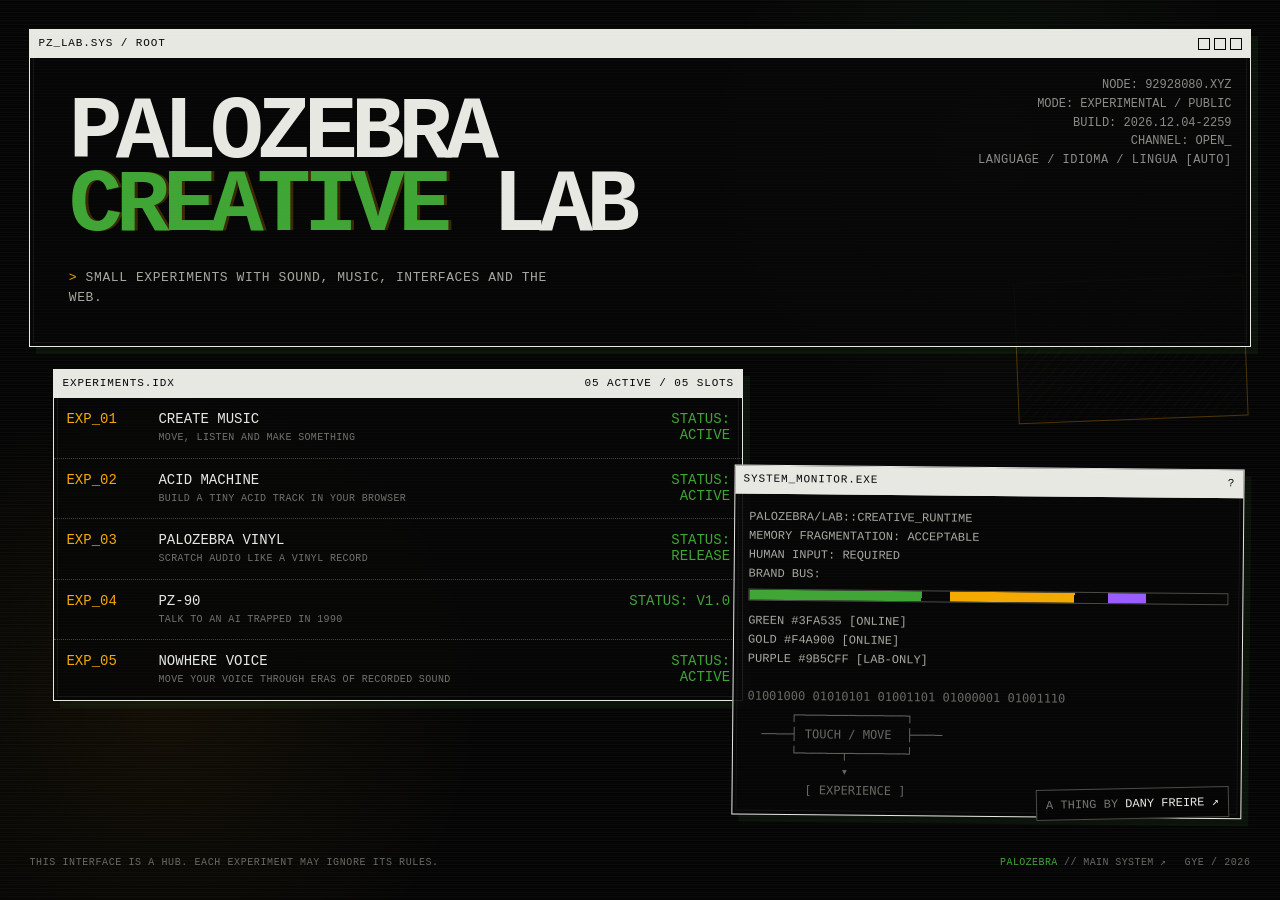
<file: index.html>
<!doctype html>
<html lang="en">
<head>
  <meta charset="utf-8" />
  <meta name="viewport" content="width=device-width, initial-scale=1" />
  <title>Palozebra Creative Lab</title>
  <meta name="description" content="Palozebra Creative Lab — experimental interfaces, sound and visual systems." />
  <style>
    :root{color-scheme:dark;--black:#050505;--ink:#0b0b0b;--paper:#e8e8e3;--muted:#8c8c87;--line:#30302d;--green:#3FA535;--green-dark:#2E7D32;--gold:#F4A900;--gold-dark:#D68F00;--purple:#9b5cff;--mono:"Lucida Console","Courier New",ui-monospace,monospace}
    *{box-sizing:border-box}html,body{margin:0;min-height:100%;background:var(--black);color:var(--paper);font-family:var(--mono)}
    body{min-height:100vh;overflow-x:hidden;background:linear-gradient(rgba(255,255,255,.018) 1px,transparent 1px) 0 0/100% 4px,radial-gradient(circle at 77% 16%,rgba(63,165,53,.08),transparent 22%),radial-gradient(circle at 13% 78%,rgba(244,169,0,.055),transparent 24%),#050505}
    body::before{content:"";position:fixed;inset:0;pointer-events:none;z-index:99;opacity:.28;background:repeating-linear-gradient(180deg,rgba(255,255,255,.018) 0,rgba(255,255,255,.018) 1px,transparent 1px,transparent 3px);mix-blend-mode:screen}a{color:inherit}
    .desktop{position:relative;min-height:100vh;padding:clamp(14px,2.3vw,30px);display:grid;grid-template-columns:minmax(0,1.15fr) minmax(260px,.85fr);grid-template-rows:auto 1fr auto;gap:clamp(12px,1.7vw,22px);isolation:isolate}
    .window{position:relative;border:1px solid var(--paper);background:rgba(7,7,7,.9);box-shadow:7px 7px 0 rgba(63,165,53,.08)}.window::after{content:"";position:absolute;inset:3px;border:1px solid rgba(255,255,255,.06);pointer-events:none}
    .titlebar{min-height:28px;padding:5px 8px;display:flex;justify-content:space-between;align-items:center;gap:12px;border-bottom:1px solid var(--paper);background:var(--paper);color:#050505;font-size:11px;line-height:1;text-transform:uppercase;letter-spacing:.08em}
    .controls{display:flex;gap:4px}.control{width:12px;height:12px;border:1px solid #050505;display:inline-block;background:transparent}
    .masthead{grid-column:1/-1;min-height:190px}.masthead-body{position:relative;min-height:160px;padding:clamp(16px,3vw,40px);overflow:hidden}
    .brand{margin:0;max-width:13ch;font-size:clamp(2rem,7vw,7.4rem);font-weight:700;line-height:.82;letter-spacing:-.075em;text-transform:uppercase;word-break:break-word}.brand span{color:var(--green);text-shadow:3px 0 0 rgba(244,169,0,.22)}
    .lab-intro{max-width:62ch;margin:clamp(14px,2vw,24px) 0 0;color:#a7a79f;font-size:clamp(10px,1.05vw,13px);line-height:1.55;text-transform:uppercase;letter-spacing:.045em}.lab-intro::before{content:"> ";color:var(--gold)}
    .sysmeta{position:absolute;top:18px;right:18px;width:min(39ch,42vw);color:var(--muted);font-size:clamp(9px,1vw,12px);line-height:1.55;text-align:right;text-transform:uppercase}.blink::after{content:"_";color:var(--gold);animation:blink 1s steps(1,end) infinite}@keyframes blink{50%{opacity:0}}
    .experiments{grid-column:1;grid-row:2;align-self:start;transform:translateX(clamp(0px,2vw,24px))}.experiments-body{padding:0}
    .exp-row{position:relative;display:grid;grid-template-columns:82px minmax(0,1fr) 116px;gap:10px;padding:13px 12px;border-bottom:1px dotted #454540;text-decoration:none;text-transform:uppercase;font-size:clamp(11px,1.3vw,14px);overflow:hidden}.exp-row:last-child{border-bottom:0}
    .exp-main{min-width:0}.exp-label{display:block}.exp-desc{display:block;margin-top:4px;color:#72726c;font-size:clamp(8px,.82vw,10px);line-height:1.35;letter-spacing:.035em;font-weight:400}
    .exp-row.active{color:var(--paper);cursor:pointer}.exp-row.active .exp-code{color:var(--gold)}.exp-row.active .exp-state{color:var(--green)}
    .exp-row.active:hover,.exp-row.active:focus-visible{outline:none;background:var(--paper);color:#050505}.exp-row.active:hover .exp-code,.exp-row.active:focus-visible .exp-code{color:var(--purple);animation:glitchText .13s steps(2,end) infinite}.exp-row.active:hover .exp-state,.exp-row.active:focus-visible .exp-state{color:var(--green-dark)}.exp-row.active:hover .exp-desc,.exp-row.active:focus-visible .exp-desc{color:#464640}
    .exp-row.active:hover::before,.exp-row.active:focus-visible::before{content:"▓▒░▓░▒▓";position:absolute;right:5%;top:0;color:var(--gold);opacity:.55;animation:glitchBar .22s steps(2,end) infinite}@keyframes glitchText{0%{transform:translateX(0);text-shadow:1px 0 var(--green)}33%{transform:translateX(1px);text-shadow:-2px 0 var(--purple)}66%{transform:translateX(-1px);text-shadow:2px 0 var(--gold)}100%{transform:translateX(0)}}@keyframes glitchBar{0%{transform:translate(0,0)}50%{transform:translate(-7px,3px)}100%{transform:translate(4px,-2px)}}
    .exp-row.disabled{color:#54544f;user-select:none}.exp-state{text-align:right}
    .diag{grid-column:2;grid-row:2;align-self:center;margin-top:clamp(30px,9vh,110px);transform:rotate(.55deg) translateX(-8px)}.diag-body{min-height:250px;padding:14px;font-size:clamp(10px,1.05vw,12px);line-height:1.58;color:#a7a79f}.bar{height:12px;margin:5px 0 11px;border:1px solid #4a4a45;background:linear-gradient(90deg,var(--green) 0 36%,transparent 36% 42%,var(--gold) 42% 68%,transparent 68% 75%,var(--purple) 75% 83%,transparent 83% 100%)}.ascii{margin:18px 0 0;white-space:pre;color:#686862;overflow:hidden}
    .floating{position:absolute;z-index:-1;width:clamp(130px,18vw,280px);height:clamp(85px,11vw,160px);right:2.6vw;top:31vh;border:1px solid var(--gold-dark);transform:rotate(-2.2deg);opacity:.34;background:repeating-linear-gradient(135deg,transparent 0 7px,rgba(214,143,0,.08) 7px 8px)}
    .meta-link,.lang-switch{appearance:none;border:0;background:none;padding:0;color:inherit;font:inherit;text-transform:uppercase;letter-spacing:.04em;text-decoration:none;cursor:pointer}.meta-link:hover,.meta-link:focus-visible,.lang-switch:hover,.lang-switch:focus-visible{outline:none;color:var(--gold);text-shadow:1px 0 var(--green),-1px 0 var(--purple);animation:glitchText .18s steps(2,end) 2}
    .signature{position:absolute;right:clamp(20px,4vw,62px);bottom:clamp(64px,9vh,110px);z-index:4;padding:7px 9px;border:1px solid #4c4c46;background:#050505;color:#777770;font-size:clamp(9px,1vw,12px);text-transform:uppercase;transform:rotate(-1.25deg)}.signature a{color:var(--paper);text-decoration:none}.signature a:hover,.signature a:focus-visible{outline:none;color:var(--purple);text-shadow:2px 0 var(--green)}
    .footerline{grid-column:1/-1;grid-row:3;display:grid;grid-template-columns:1fr auto;gap:20px;align-items:end;color:#696963;font-size:10px;line-height:1.55;text-transform:uppercase;letter-spacing:.06em}.footerlinks{display:flex;gap:18px;align-items:center;flex-wrap:wrap;justify-content:flex-end}.footerline strong{color:var(--green);font-weight:400}
    @media(max-width:780px){.desktop{grid-template-columns:1fr;grid-template-rows:auto auto auto auto}.experiments,.diag,.footerline,.masthead{grid-column:1;transform:none}.masthead{grid-row:1}.experiments{grid-row:2}.diag{grid-row:3;margin-top:0}.footerline{grid-row:4;grid-template-columns:1fr}.footerlinks{justify-content:flex-start}.sysmeta{position:static;width:auto;margin-top:20px;text-align:left}.brand{max-width:10ch}.lab-intro{max-width:none}.exp-row{grid-template-columns:68px minmax(0,1fr)}.exp-state{grid-column:2;text-align:left}.exp-desc{font-size:9px}.floating{display:none}.signature{position:static;margin:4px 0 2px;justify-self:start;transform:rotate(-.6deg)}}
    @media(prefers-reduced-motion:reduce){*,*::before,*::after{animation:none!important}}
  </style>
</head>
<body>
  <main class="desktop">
    <section class="window masthead" aria-labelledby="lab-title">
      <div class="titlebar"><span>pz_lab.sys / root</span><span class="controls" aria-hidden="true"><i class="control"></i><i class="control"></i><i class="control"></i></span></div>
      <div class="masthead-body">
        <h1 class="brand" id="lab-title">Palozebra <span>Creative</span> Lab</h1>
        <p class="lab-intro" id="labIntro">SMALL EXPERIMENTS WITH SOUND, MUSIC, INTERFACES AND THE WEB.</p>
        <div class="sysmeta">NODE: 92928080.XYZ<br>MODE: EXPERIMENTAL / PUBLIC<br>BUILD: <span id="buildStamp"></span><br>CHANNEL: <span class="blink">OPEN</span><br><button class="lang-switch" id="langSwitch" type="button" title="language selector">LANGUAGE / IDIOMA / LINGUA [AUTO]</button></div>
      </div>
    </section>

    <section class="window experiments" aria-label="Experiments">
      <div class="titlebar"><span>experiments.idx</span><span id="slotStatus">05 active / 05 slots</span></div>
      <div class="experiments-body">
        <a class="exp-row active" href="/experiments/water-theremin/">
          <span class="exp-code">EXP_01</span><span class="exp-main"><span class="exp-label" id="exp1Label">CREATE MUSIC</span><span class="exp-desc" id="exp1Desc">MOVE, LISTEN AND MAKE SOMETHING</span></span><span class="exp-state" id="exp1Status">STATUS: ACTIVE</span>
        </a>
        <a class="exp-row active" href="/experiments/acid-machine/">
          <span class="exp-code">EXP_02</span><span class="exp-main"><span class="exp-label" id="exp2Label">ACID MACHINE</span><span class="exp-desc" id="exp2Desc">BUILD A TINY ACID TRACK IN YOUR BROWSER</span></span><span class="exp-state" id="exp2Status">STATUS: ACTIVE</span>
        </a>
        <a class="exp-row active" href="/experiments/vinyl/">
          <span class="exp-code">EXP_03</span><span class="exp-main"><span class="exp-label" id="exp3Label">PALOZEBRA VINYL</span><span class="exp-desc" id="exp3Desc">SCRATCH AUDIO LIKE A VINYL RECORD</span></span><span class="exp-state" id="exp3Status">STATUS: RELEASE</span>
        </a>
        <a class="exp-row active" href="/experiments/pz90/">
          <span class="exp-code">EXP_04</span><span class="exp-main"><span class="exp-label" id="exp4Label">PZ-90</span><span class="exp-desc" id="exp4Desc">TALK TO AN AI TRAPPED IN 1990</span></span><span class="exp-state" id="exp4Status">STATUS: V1.0</span>
        </a>
        <a class="exp-row active" href="/experiments/nowhere-voice/">
          <span class="exp-code">EXP_05</span><span class="exp-main"><span class="exp-label" id="exp5Label">NOWHERE VOICE</span><span class="exp-desc" id="exp5Desc">MOVE YOUR VOICE THROUGH ERAS OF RECORDED SOUND</span></span><span class="exp-state" id="exp5Status">STATUS: ACTIVE</span>
        </a>
      </div>
    </section>

    <aside class="window diag" aria-label="System diagnostics">
      <div class="titlebar"><span>system_monitor.exe</span><span>?</span></div>
      <div class="diag-body">
        <span id="runtime">PALOZEBRA/LAB::CREATIVE_RUNTIME</span><br>
        <span id="memory">MEMORY FRAGMENTATION: ACCEPTABLE</span><br>
        <span id="human">HUMAN INPUT: REQUIRED</span><br>
        BRAND BUS:
        <div class="bar" aria-hidden="true"></div>
        GREEN  #3FA535  [ONLINE]<br>
        GOLD   #F4A900  [ONLINE]<br>
        PURPLE #9B5CFF  [LAB-ONLY]
        <pre class="ascii" aria-hidden="true">01001000 01010101 01001101 01000001 01001110
      ┌───────────────┐
  ────┤ TOUCH / MOVE  ├────
      └──────┬────────┘
             ▾
        [ EXPERIENCE ]</pre>
      </div>
    </aside>

    <div class="floating" aria-hidden="true"></div>
    <div class="signature">A THING BY <a href="https://23788080.xyz" target="_blank" rel="noopener">DANY FREIRE ↗</a></div>

    <footer class="footerline">
      <span id="hubNote">THIS INTERFACE IS A HUB. EACH EXPERIMENT MAY IGNORE ITS RULES.</span>
      <span class="footerlinks"><a class="meta-link" href="https://palozebra.com" target="_blank" rel="noopener"><strong>PALOZEBRA</strong> // MAIN SYSTEM ↗</a><span>GYE / 2026</span></span>
    </footer>
  </main>

  <script>
    const copy={
      en:{html:'en',intro:'SMALL EXPERIMENTS WITH SOUND, MUSIC, INTERFACES AND THE WEB.',exp1:'CREATE MUSIC',exp1Desc:'MOVE, LISTEN AND MAKE SOMETHING',exp1Status:'STATUS: ACTIVE',exp2:'ACID MACHINE',exp2Desc:'BUILD A TINY ACID TRACK IN YOUR BROWSER',exp2Status:'STATUS: ACTIVE',exp3:'PALOZEBRA VINYL',exp3Desc:'SCRATCH AUDIO LIKE A VINYL RECORD',exp3Status:'STATUS: RELEASE',exp4:'PZ-90',exp4Desc:'TALK TO AN AI TRAPPED IN 1990',exp4Status:'STATUS: V1.0',exp5:'NOWHERE VOICE',exp5Desc:'MOVE YOUR VOICE THROUGH ERAS OF RECORDED SOUND',exp5Status:'STATUS: ACTIVE',slot:'05 ACTIVE / 05 SLOTS',runtime:'PALOZEBRA/LAB::CREATIVE_RUNTIME',memory:'MEMORY FRAGMENTATION: ACCEPTABLE',human:'HUMAN INPUT: REQUIRED',note:'THIS INTERFACE IS A HUB. EACH EXPERIMENT MAY IGNORE ITS RULES.'},
      es:{html:'es',intro:'PEQUEÑOS EXPERIMENTOS CON SONIDO, MÚSICA, INTERFACES Y LA WEB.',exp1:'CREAR MÚSICA',exp1Desc:'MUEVE, ESCUCHA Y CREA ALGO',exp1Status:'ESTADO: ACTIVO',exp2:'ACID MACHINE',exp2Desc:'ARMA UNA PEQUEÑA PISTA ACID EN TU NAVEGADOR',exp2Status:'ESTADO: ACTIVO',exp3:'PALOZEBRA VINYL',exp3Desc:'SCRATCHEA AUDIO COMO SI FUERA UN VINILO',exp3Status:'ESTADO: RELEASE',exp4:'PZ-90',exp4Desc:'HABLA CON UNA IA ATRAPADA EN 1990',exp4Status:'ESTADO: V1.0',exp5:'NOWHERE VOICE',exp5Desc:'MUEVE TU VOZ ENTRE ÉPOCAS DEL SONIDO GRABADO',exp5Status:'ESTADO: ACTIVO',slot:'05 ACTIVOS / 05 ESPACIOS',runtime:'PALOZEBRA/LAB::ENTORNO_CREATIVO',memory:'FRAGMENTACIÓN DE MEMORIA: ACEPTABLE',human:'ENTRADA HUMANA: REQUERIDA',note:'ESTA INTERFAZ ES UN HUB. CADA EXPERIMENTO PUEDE IGNORAR SUS REGLAS.'},
      it:{html:'it',intro:'PICCOLI ESPERIMENTI CON SUONO, MUSICA, INTERFACCE E WEB.',exp1:'CREA MUSICA',exp1Desc:'MUOVI, ASCOLTA E CREA QUALCOSA',exp1Status:'STATO: ATTIVO',exp2:'ACID MACHINE',exp2Desc:'CREA UNA PICCOLA TRACCIA ACID NEL BROWSER',exp2Status:'STATO: ATTIVO',exp3:'PALOZEBRA VINYL',exp3Desc:'SCRATCHA L’AUDIO COME UN DISCO IN VINILE',exp3Status:'STATO: RELEASE',exp4:'PZ-90',exp4Desc:'PARLA CON UNA IA INTRAPPOLATA NEL 1990',exp4Status:'STATO: V1.0',exp5:'NOWHERE VOICE',exp5Desc:'MUOVI LA TUA VOCE TRA LE EPOCHE DEL SUONO REGISTRATO',exp5Status:'STATO: ATTIVO',slot:'05 ATTIVI / 05 SPAZI',runtime:'PALOZEBRA/LAB::AMBIENTE_CREATIVO',memory:'FRAMMENTAZIONE MEMORIA: ACCETTABILE',human:'INPUT UMANO: RICHIESTO',note:'QUESTA INTERFACCIA È UN HUB. OGNI ESPERIMENTO PUÒ IGNORARNE LE REGOLE.'}
    };
    const ids={intro:'labIntro',exp1:'exp1Label',exp1Desc:'exp1Desc',exp1Status:'exp1Status',exp2:'exp2Label',exp2Desc:'exp2Desc',exp2Status:'exp2Status',exp3:'exp3Label',exp3Desc:'exp3Desc',exp3Status:'exp3Status',exp4:'exp4Label',exp4Desc:'exp4Desc',exp4Status:'exp4Status',exp5:'exp5Label',exp5Desc:'exp5Desc',exp5Status:'exp5Status',slot:'slotStatus',runtime:'runtime',memory:'memory',human:'human',note:'hubNote'};
    const order=['auto','es','en','it'];
    const browserLang=()=>{const l=(navigator.language||'en').toLowerCase();return l.startsWith('es')?'es':l.startsWith('it')?'it':'en'};
    let mode=localStorage.getItem('pzlab-lang')||'auto';if(!order.includes(mode))mode='auto';
    function applyLanguage(){const actual=mode==='auto'?browserLang():mode;const c=copy[actual];document.documentElement.lang=c.html;Object.entries(ids).forEach(([key,id])=>{const el=document.getElementById(id);if(el)el.textContent=c[key]});document.getElementById('langSwitch').textContent=`LANGUAGE / IDIOMA / LINGUA [${mode.toUpperCase()}]`}
    document.getElementById('langSwitch').addEventListener('click',()=>{mode=order[(order.indexOf(mode)+1)%order.length];localStorage.setItem('pzlab-lang',mode);applyLanguage()});
    const d=new Date();document.getElementById('buildStamp').textContent=[d.getFullYear(),String(d.getMonth()+1).padStart(2,'0'),String(d.getDate()).padStart(2,'0')].join('.')+'-'+String(d.getHours()).padStart(2,'0')+String(d.getMinutes()).padStart(2,'0');applyLanguage();
  </script>
</body>
</html>
</file>
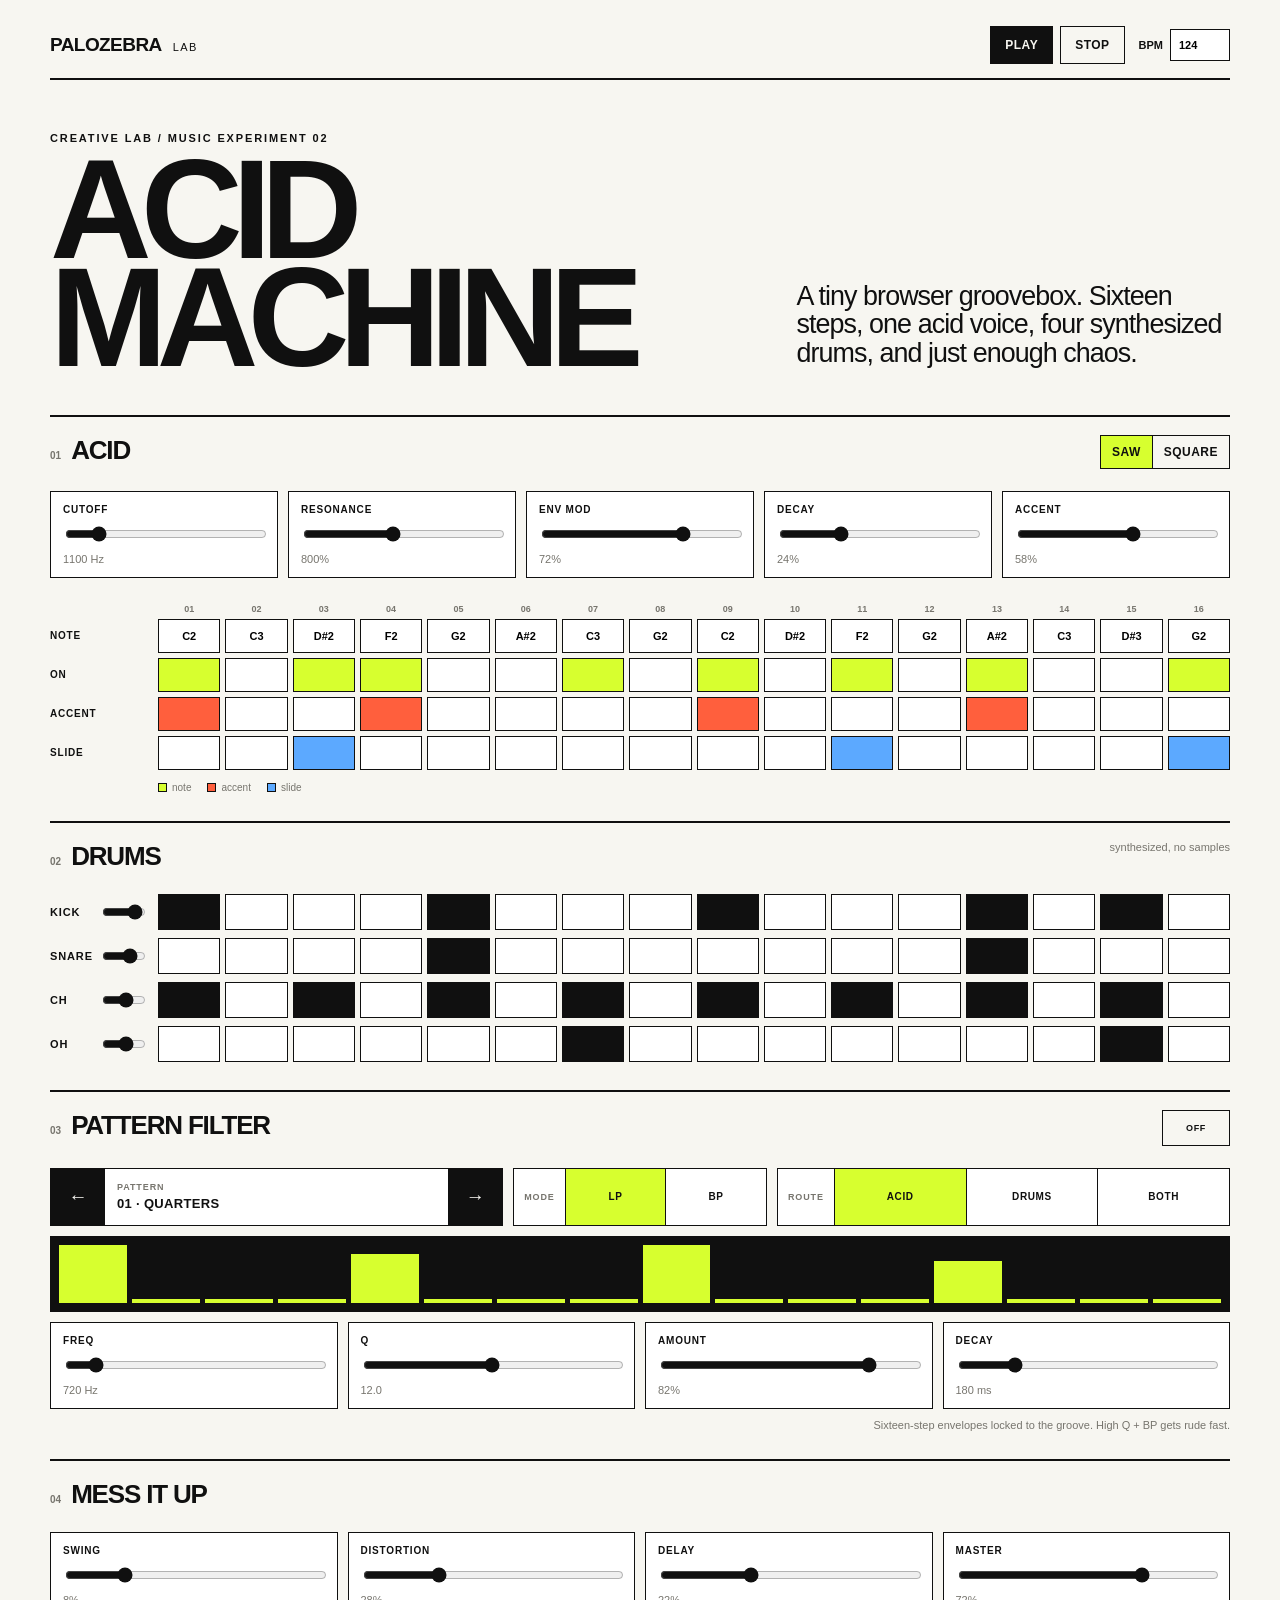
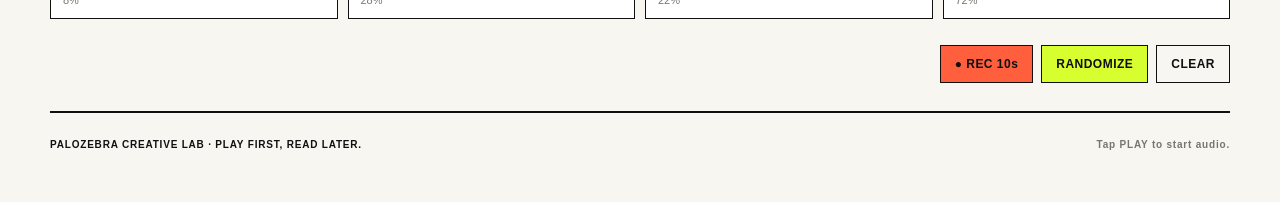
<file: experiments/acid-machine/index.html>
<!doctype html>
<html lang="en">
<head>
  <meta charset="utf-8" />
  <meta name="viewport" content="width=device-width, initial-scale=1" />
  <meta name="theme-color" content="#ffffff" />
  <title>Palozebra Acid Machine</title>
  <meta name="description" content="A tiny browser acid groovebox from Palozebra Creative Lab." />
  <link rel="stylesheet" href="styles.css" />
</head>
<body>
  <main class="app-shell">
    <header class="topbar">
      <a class="brand" href="/" aria-label="Back to Palozebra Creative Lab">PALOZEBRA <span>LAB</span></a>
      <div class="transport-compact">
        <button id="playBtn" class="transport primary" type="button" aria-pressed="false">PLAY</button>
        <button id="stopBtn" class="transport" type="button">STOP</button>
      </div>
      <div class="tempo-block">
        <label for="bpm">BPM</label>
        <input id="bpm" type="number" min="60" max="180" value="124" inputmode="numeric" />
      </div>
    </header>

    <section class="hero">
      <div>
        <p class="eyebrow">CREATIVE LAB / MUSIC EXPERIMENT 02</p>
        <h1>ACID<br />MACHINE</h1>
      </div>
      <p class="hero-copy">A tiny browser groovebox. Sixteen steps, one acid voice, four synthesized drums, and just enough chaos.</p>
    </section>

    <section class="panel acid-panel" aria-labelledby="acidHeading">
      <div class="panel-head">
        <div>
          <span class="index">01</span>
          <h2 id="acidHeading">ACID</h2>
        </div>
        <div class="wave-toggle" role="group" aria-label="Oscillator waveform">
          <button type="button" class="wave active" data-wave="sawtooth">SAW</button>
          <button type="button" class="wave" data-wave="square">SQUARE</button>
        </div>
      </div>

      <div class="knob-grid">
        <label class="control"><span>CUTOFF</span><input id="cutoff" type="range" min="120" max="7000" value="1100" step="1" /><output></output></label>
        <label class="control"><span>RESONANCE</span><input id="resonance" type="range" min="0.2" max="18" value="8" step="0.1" /><output></output></label>
        <label class="control"><span>ENV MOD</span><input id="envMod" type="range" min="0" max="1" value="0.72" step="0.01" /><output></output></label>
        <label class="control"><span>DECAY</span><input id="decay" type="range" min="0.05" max="0.7" value="0.24" step="0.01" /><output></output></label>
        <label class="control"><span>ACCENT</span><input id="accentAmount" type="range" min="0" max="1" value="0.58" step="0.01" /><output></output></label>
      </div>

      <div class="step-header" id="stepHeader" aria-hidden="true"></div>
      <div class="acid-sequencer" id="acidSequencer" aria-label="Acid sequencer"></div>
      <div class="legend"><span><i class="dot on"></i> note</span><span><i class="dot accent"></i> accent</span><span><i class="dot slide"></i> slide</span></div>
    </section>

    <section class="panel drums-panel" aria-labelledby="drumsHeading">
      <div class="panel-head">
        <div><span class="index">02</span><h2 id="drumsHeading">DRUMS</h2></div>
        <p class="microcopy">synthesized, no samples</p>
      </div>
      <div class="drum-sequencer" id="drumSequencer"></div>
    </section>

    <section class="panel pcf-panel" aria-labelledby="pcfHeading">
      <div class="panel-head">
        <div><span class="index">03</span><h2 id="pcfHeading">PATTERN FILTER</h2></div>
        <button id="pcfToggle" class="mini-toggle pcf-power" type="button" aria-pressed="false">OFF</button>
      </div>

      <div class="pcf-topline">
        <div class="pcf-selector" aria-label="Pattern selector">
          <button id="pcfPrev" type="button" class="pcf-nav" aria-label="Previous filter pattern">←</button>
          <div class="pcf-pattern-name"><span>PATTERN</span><strong id="pcfPatternLabel">01 · QUARTERS</strong></div>
          <button id="pcfNext" type="button" class="pcf-nav" aria-label="Next filter pattern">→</button>
        </div>
        <div class="pcf-choice" aria-label="Filter mode">
          <span>MODE</span>
          <button type="button" class="pcf-mode active" data-pcf-mode="lowpass">LP</button>
          <button type="button" class="pcf-mode" data-pcf-mode="bandpass">BP</button>
        </div>
        <div class="pcf-choice route-choice" aria-label="Filter routing">
          <span>ROUTE</span>
          <button type="button" class="pcf-route active" data-pcf-route="acid">ACID</button>
          <button type="button" class="pcf-route" data-pcf-route="drums">DRUMS</button>
          <button type="button" class="pcf-route" data-pcf-route="both">BOTH</button>
        </div>
      </div>

      <div id="pcfPatternStrip" class="pcf-pattern-strip" aria-hidden="true"></div>

      <div class="pcf-controls">
        <label class="control"><span>FREQ</span><input id="pcfFreq" type="range" min="120" max="6500" value="720" step="1" /><output></output></label>
        <label class="control"><span>Q</span><input id="pcfQ" type="range" min="0.2" max="24" value="12" step="0.1" /><output></output></label>
        <label class="control"><span>AMOUNT</span><input id="pcfAmount" type="range" min="0" max="1" value="0.82" step="0.01" /><output></output></label>
        <label class="control"><span>DECAY</span><input id="pcfDecay" type="range" min="0.025" max="0.8" value="0.18" step="0.005" /><output></output></label>
      </div>
      <p class="microcopy pcf-copy">Sixteen-step envelopes locked to the groove. High Q + BP gets rude fast.</p>
    </section>

    <section class="panel fx-panel" aria-labelledby="fxHeading">
      <div class="panel-head">
        <div><span class="index">04</span><h2 id="fxHeading">MESS IT UP</h2></div>
      </div>
      <div class="fx-grid">
        <label class="control wide"><span>SWING</span><input id="swing" type="range" min="0" max="0.38" value="0.08" step="0.01" /><output></output></label>
        <label class="control wide"><span>DISTORTION</span><input id="distortion" type="range" min="0" max="1" value="0.28" step="0.01" /><output></output></label>
        <label class="control wide"><span>DELAY</span><input id="delayMix" type="range" min="0" max="0.65" value="0.22" step="0.01" /><output></output></label>
        <label class="control wide"><span>MASTER</span><input id="master" type="range" min="0" max="1" value="0.72" step="0.01" /><output></output></label>
      </div>
      <div class="actions">
        <button id="recordBtn" class="action record" type="button">● REC 10s</button>
        <button id="takePlayBtn" class="action take-action" type="button" hidden>PLAY TAKE</button>
        <a id="downloadTake" class="action take-action" href="#" download="palozebra-acid-take.webm" hidden>DOWNLOAD</a>
        <button id="randomBtn" class="action random" type="button">RANDOMIZE</button>
        <button id="clearBtn" class="action" type="button">CLEAR</button>
      </div>
    </section>

    <footer>
      <p>PALOZEBRA CREATIVE LAB · PLAY FIRST, READ LATER.</p>
      <p class="status" id="status">Tap PLAY to start audio.</p>
    </footer>
  </main>

  <script src="app.js"></script>
  <script src="ui.js"></script>
</body>
</html>
</file>
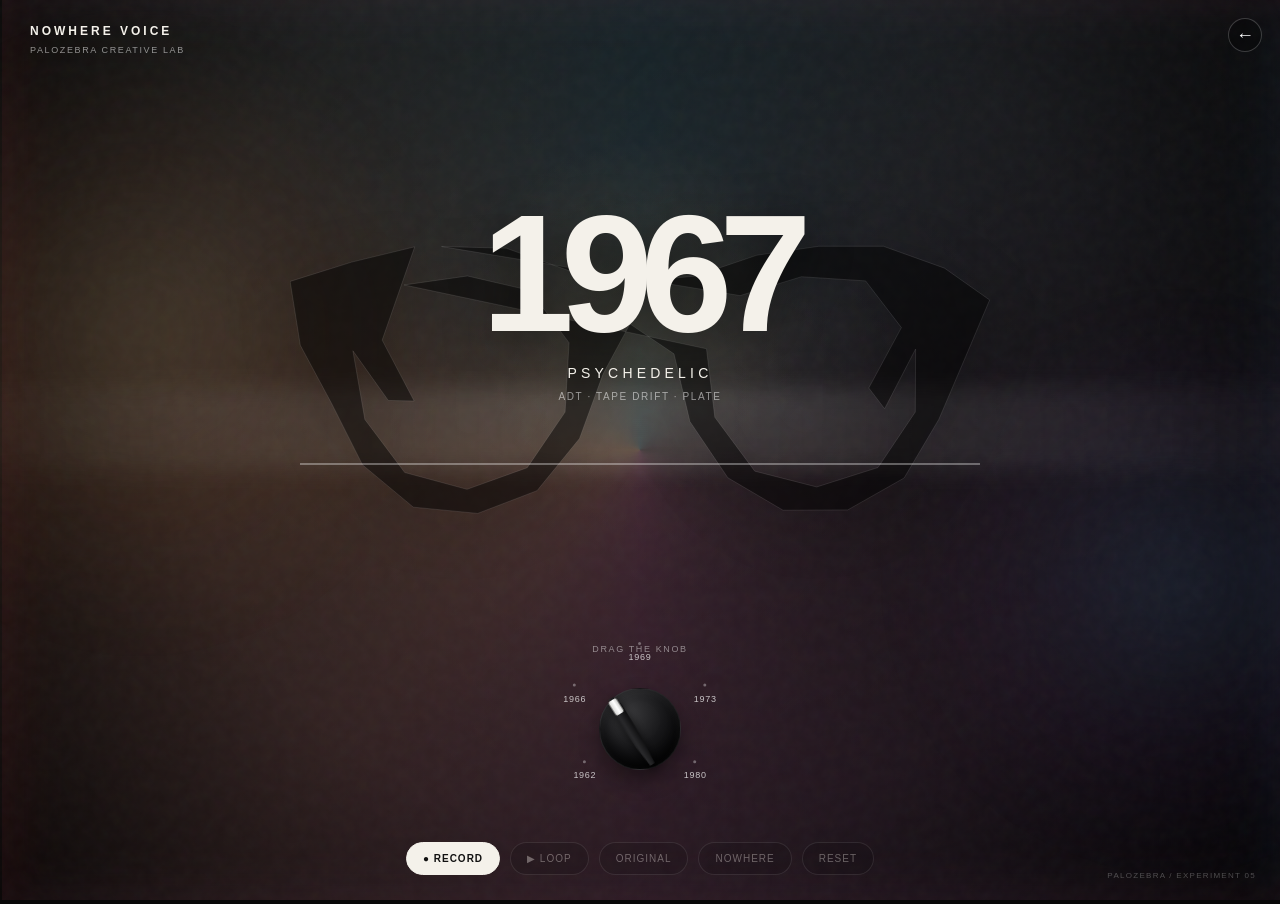
<file: experiments/nowhere-voice/index.html>
<!doctype html><meta charset="utf-8"><meta name="viewport" content="width=device-width,initial-scale=1"><style>html,body{margin:0;width:100%;height:100%;overflow:hidden;background:#080808}iframe{border:0;width:100%;height:100%}</style><iframe id="app" src="./v02.html?morphvox=3" allow="microphone; autoplay"></iframe><script>const P=[[[11.94,-0.3],[25.1,-0.3],[38.27,-0.31],[51.36,0.83],[64.04,4.69],[77.07,6.55],[90.19,5.64],[103.14,3.05],[115.75,-0.05],[128.92,-0.2],[142.08,-0.33],[155.08,1.37],[160.31,12.04],[156.92,25.58],[151.57,38.66],[145.66,51.42],[134.39,58.53],[121.42,60.65],[108.37,59.2],[96.95,52.34],[90.09,40.22],[84.38,27.33],[73.91,29.31],[67.76,41.98],[60.43,53.71],[48.7,59.9],[35.58,60.8],[22.77,58.16],[12.73,49.14],[7.02,36.23],[1.31,23.37],[0,9.61],[6.23,0.42],[13.85,21.55],[14.67,35.79],[21.08,48.01],[32.87,53.93],[45.97,53.71],[57.64,47.73],[63.93,35.27],[65.19,21.2],[56.91,11.12],[44.22,7.51],[31.08,7.51],[18.6,11.76],[93.67,26.92],[96.88,40.68],[106.02,50.7],[118.64,54.3],[131.58,52.18],[141.4,43.14],[145.16,29.45],[143.89,15.65],[132.59,8.94],[119.51,7.6],[106.49,9.4]],[[36.42,-0.64],[50.37,1.2],[61.98,9.44],[75.27,9.61],[89.22,10.98],[101.85,5.75],[114.07,-1.01],[128.18,-0.75],[141.35,3.87],[152.5,12.91],[159.06,20.7],[152.87,31.29],[148.09,45.13],[138.28,55.54],[125.19,60.52],[111.32,58.66],[100,49.93],[91.71,37.98],[89.67,23.54],[82.45,14.46],[69.23,16.6],[69.11,31.38],[63.39,44.72],[53.24,54.9],[40.39,60.6],[26.45,58.94],[15.22,50.06],[7.91,37.55],[5.45,22.97],[2.57,14.41],[14.98,7.79],[26.79,0.07],[14.34,12.56],[9.47,26.16],[12.14,40.51],[21.29,51.68],[34.19,57.32],[47.83,54.78],[58.64,45.51],[64.18,31.96],[63.46,17.43],[54.48,6.33],[40.99,2.23],[26.99,3.42],[99.59,11.32],[94.14,24.49],[97.01,38.92],[105.16,50.79],[117.67,57.38],[131.56,55.59],[143.21,47.44],[149.58,34.46],[149.47,19.78],[141.31,8.06],[128.22,2.7],[114.17,2.63]],[[49.29,1.29],[60.23,10],[71.37,13.57],[84.87,12.8],[97.55,12.02],[108.07,2.71],[121.18,-0.84],[134.55,1.61],[145.38,10.36],[154.33,21.39],[156.76,28.82],[150.2,39.97],[142.94,52.37],[131.45,59.88],[117.89,60.91],[105.34,55.85],[96.09,45.07],[90.34,31.76],[88.2,19.06],[74.8,17.44],[69.1,28.49],[64.71,42.38],[55.85,53.46],[44.05,60.42],[30.45,60.5],[18.43,54.12],[9.94,42.65],[4.66,29.91],[4.15,22.06],[13.15,11.27],[23.92,2.36],[37.01,-0.92],[13.03,15.79],[10.47,30.06],[13.94,44.15],[23.83,53.97],[37.02,57.41],[50.1,53.91],[59.93,43.85],[63.72,29.93],[60.83,15.78],[50.42,6.46],[37.19,3.55],[23.95,6.62],[98.58,14.87],[95.4,29.01],[98.42,43.21],[107.87,53.62],[120.96,57.52],[134.18,54.51],[144.36,44.82],[149.03,31.18],[146.34,16.9],[136.56,6.92],[123.51,3.23],[110.13,5.78]],[[34.16,-0.31],[48.97,0.09],[63,5.15],[77.56,7.9],[92.33,6.62],[106.47,1.85],[120.71,-0.19],[135.55,-0.16],[149.6,4.88],[160,12.21],[154.57,25.13],[148.4,39.65],[140.47,53.11],[127.56,60.43],[112.74,60.5],[100.09,53.01],[91.42,40.09],[87.8,24.55],[77.73,17.69],[71.6,29.12],[66.21,44],[56.48,56.01],[42.89,61.24],[28.14,59.8],[16.52,50.1],[9.49,36.03],[2.29,22.6],[0,7.91],[14.17,3.47],[28.62,-0.06],[21.14,21.33],[28.47,35.27],[22.53,35.11],[14.38,23.67],[17.1,39.4],[26.22,51.57],[40.49,55.42],[54.29,50.45],[62.94,37.7],[63.82,21.79],[54.83,9.81],[40.44,6.52],[25.87,8.62],[95.3,23.31],[97.22,39.08],[106.36,51.46],[120.54,55.09],[134.62,50.6],[143.19,37.8],[143.23,23.33],[136.1,37],[132.44,32.19],[139.91,18.31],[131.65,7.57],[116.88,6.6],[102.74,10.94]],[[137.1,56.17],[143.66,51.27],[149.27,45.22],[152.04,37.27],[153.3,28.85],[154.29,20.39],[159.37,15.99],[157.96,9.92],[150.15,7.98],[143.01,4.11],[135.59,0.87],[127.69,-0.58],[119.67,-0.7],[111.67,0],[104.22,3.05],[97.9,8.3],[90.31,10.05],[82.34,9.06],[74.31,9.17],[66.32,10.01],[59.81,5.67],[52.8,1.57],[45.02,-0.47],[37,-0.78],[28.97,-0.57],[21.15,1.23],[14.34,5.68],[7.02,9.07],[-0.0,11.17],[3.43,17.07],[6.91,23.29],[7.79,31.77],[9.94,39.96],[14,47.29],[19.57,53.4],[26.37,57.88],[34.05,60.27],[42.06,60.38],[49.72,58.02],[56.43,53.36],[62.1,47.34],[66.95,40.55],[70.5,32.94],[71.72,24.56],[70.48,16.16],[77.91,14.56],[85.93,14.69],[88.59,20.16],[88.59,28.65],[90.81,36.83],[95.08,44.02],[100.41,50.39],[106.69,55.68],[113.85,59.51],[121.77,60.58],[129.71,59.45]],[[153.32,35.21],[155.61,25.63],[159.58,19.49],[151.32,14.68],[145.12,7.3],[136.67,2.59],[127.35,0.13],[117.74,-0.62],[108.09,-0.62],[98.45,-0.6],[88.8,-0.55],[79.15,-0.48],[69.5,-0.46],[59.86,-0.43],[50.21,-0.4],[40.56,-0.33],[66.18,2.19],[75.83,2.19],[85.47,2.19],[95.12,2.19],[104.53,2.43],[97.52,7.68],[90.74,14.19],[81.09,14.12],[71.46,14.46],[64.27,10.25],[57.15,3.8],[32.62,-0.08],[23.4,2.65],[14.91,7.27],[8.64,14.71],[0.4,19.51],[4.39,25.65],[6.77,35.21],[10.23,44.4],[15.97,52.27],[23.62,58.23],[32.83,60.91],[42.28,59.16],[50.92,54.83],[58.53,48.79],[64.93,41.41],[69.81,32.95],[70.62,23.21],[75.21,16.37],[84.86,16.37],[89.07,23.27],[90.07,32.8],[95.47,40.97],[101.72,48.47],[109.09,54.82],[117.63,59.36],[127.15,60.22],[136.46,57.79],[144.53,52.52],[150.04,44.48]],[[152.63,33.09],[157.91,26.28],[157.86,19.44],[149.89,14.93],[143.54,7.27],[135.82,1.16],[126.3,-0.73],[116.56,-0.84],[106.82,-0.74],[97.08,-0.7],[87.34,-0.64],[77.6,-0.56],[67.85,-0.53],[58.11,-0.49],[48.37,-0.44],[38.63,-0.36],[65.21,2.22],[74.95,2.22],[84.7,2.22],[94.44,2.22],[103.97,2.75],[98.21,9.92],[90.78,14.97],[81.17,13.46],[71.48,14.27],[63.52,12.06],[55.86,5.83],[32.55,-0.26],[23.1,1.93],[14.86,7.19],[8.61,14.97],[0.85,20.8],[4.49,26.49],[7.24,35.7],[11.12,44.96],[17.41,52.67],[25.29,58.61],[34.76,60.74],[44.43,59.93],[52.93,55.12],[60.18,48.36],[66.45,40.61],[70.18,31.31],[69.87,21.22],[76.16,16.38],[85.84,17.12],[88.68,24.65],[89.36,34.63],[94.19,43.41],[100.67,50.97],[108.31,57.25],[117.43,60.46],[127.14,60.63],[136.2,57.3],[143.71,50.88],[149.29,42.6]],[[137.51,58.29],[143.76,53.11],[149.39,46.71],[152.21,37.38],[153.9,27.45],[158.26,21.49],[157.86,15.41],[151.94,9.69],[146.24,3.44],[139.44,-0.03],[132.22,-0.95],[124.96,-0.81],[117.69,-0.69],[110.44,-0.45],[103.38,1.72],[97.19,7.03],[90.47,10.79],[83.25,11.66],[75.99,11.66],[68.83,10.15],[62.18,6.1],[55.58,1.88],[48.53,-0.52],[41.29,-1.15],[34.03,-0.92],[26.77,-0.81],[19.56,0.26],[13,4.48],[7.67,11.36],[0.87,14.74],[1.96,22.1],[6.3,28.92],[8.64,38.58],[12.36,47.31],[17.82,53.99],[24.26,58.64],[31.35,60.77],[38.6,60.85],[45.86,60.79],[52.92,58.63],[59.04,53.16],[64.71,46.79],[69.22,38.86],[71.54,29.24],[71.65,19.05],[76.76,14.89],[84.02,14.95],[87.78,21.35],[88.57,31.49],[91.69,40.62],[96.65,48.06],[102.31,54.43],[108.84,58.83],[115.96,60.72],[123.22,60.76],[130.48,60.6]],[[142.52,57.08],[148.93,50.64],[153.18,42.59],[155.71,33.84],[159.06,26.32],[158.89,18.78],[152.56,13.47],[146.4,6.8],[138.3,2.69],[129.5,0.33],[120.41,-0.29],[111.28,-0.33],[102.16,-0.35],[93.04,-0.37],[83.91,-0.37],[74.79,-0.4],[65.67,-0.44],[56.54,-0.46],[47.42,-0.49],[38.3,-0.49],[74.12,3],[83.24,3],[92.37,3],[91.55,7.74],[84.42,12],[75.3,12],[67.89,7.89],[35.25,-0.5],[26.22,0.57],[17.76,3.96],[10.38,9.22],[5.66,16.98],[-0.0,22.63],[3.48,29.54],[5.37,38.47],[8.54,47],[14.2,54.08],[21.76,59.1],[30.69,60.6],[39.67,59.15],[47.99,55.45],[55.39,50.14],[62.12,43.97],[68.12,37.11],[72.31,29.07],[73.06,20.03],[78.41,14.08],[86.06,17.22],[86.6,26.22],[88.71,35],[94.82,41.73],[101.72,47.7],[108.68,53.6],[116.16,58.78],[124.98,60.73],[134.07,60.35]]];app.onload=()=>{try{const d=app.contentDocument,s=d.querySelector('.stage'),r=d.getElementById('time'),b=d.querySelector('.bottom'),Y=d.getElementById('year'),N=d.getElementById('name'),T=d.getElementById('tech');if(!s||!r||!b)return;const lang=(navigator.language||'en').slice(0,2),C=lang==='es'?{drag:'ARRASTRA LA PERILLA',rec:'Grabar',back:'Volver al Creative Lab'}:lang==='it'?{drag:'TRASCINA LA MANOPOLA',rec:'Registra',back:'Torna al Creative Lab'}:{drag:'DRAG THE KNOB',rec:'Record',back:'Back to Creative Lab'};let st=d.createElement('style');st.textContent=`.status,.hint,.back,.photo,.head,.ticks{display:none!important}.btn{backdrop-filter:none!important}#time{position:absolute!important;left:-9999px!important;width:1px!important;height:1px!important;opacity:0!important}.bottom{display:flex!important;flex-direction:column!important;align-items:center!important;gap:10px!important}.era{transition:none!important}.e1:before,.e2:before{animation:none!important}.grain{animation-duration:.65s!important;opacity:.1!important}.mv{position:absolute;inset:0;z-index:5;pointer-events:none;overflow:hidden}.mvh{position:absolute;left:50%;top:42%;width:min(60vw,700px);height:min(28vw,300px);transform:translate(-50%,-50%);opacity:.5}.mvs{width:100%;height:100%;mix-blend-mode:screen;filter:drop-shadow(0 12px 30px #0005)}.mvp{fill:#fff1a;stroke:#fff4;stroke-width:.7;vector-effect:non-scaling-stroke}.mvg{fill:none;stroke:#fff1;stroke-width:1.4;vector-effect:non-scaling-stroke;filter:blur(1px)}.ga,.gb,.beam{position:absolute;mix-blend-mode:screen;will-change:transform}.ga{left:-16vw;top:4vh;width:48vw;height:48vw;border-radius:50%;background:radial-gradient(circle,#ffd28a1f,#ff80400a 42%,transparent 72%);filter:blur(30px)}.gb{right:-16vw;bottom:5vh;width:44vw;height:44vw;border-radius:50%;background:radial-gradient(circle,#69b4ff1c,#9b50ff08 42%,transparent 72%);filter:blur(28px)}.beam{left:-8%;top:44%;width:116%;height:9vh;background:linear-gradient(90deg,transparent,#fff2 50%,transparent);filter:blur(11px)}.kw{position:relative;width:250px;height:170px;display:flex;align-items:center;justify-content:center;touch-action:none;user-select:none}.kl{position:absolute;top:0;left:50%;transform:translateX(-50%);font:9px Arial;letter-spacing:.18em;color:#fff7;white-space:nowrap}.kb{position:relative;width:82px;height:82px;border-radius:50%;background:radial-gradient(circle at 35% 30%,#3a3a3c,#171719 48%,#050506 78%);box-shadow:inset 0 3px 8px #fff1,inset 0 -8px 16px #000b,0 10px 20px #0006;border:1px solid #fff1}.kf{position:absolute;left:50%;top:50%;width:28px;height:78px;transform-origin:50% 70%;filter:drop-shadow(0 3px 4px #0009)}.kf:before{content:'';position:absolute;inset:0;background:linear-gradient(90deg,#060607,#29292b 42%,#09090a 75%);clip-path:polygon(41% 0,59% 0,72% 14%,68% 69%,59% 100%,41% 100%,32% 69%,28% 14%);border-radius:5px}.kf:after{content:'';position:absolute;left:50%;top:2px;transform:translateX(-50%);width:9px;height:16px;border-radius:2px;background:linear-gradient(90deg,#d6d6d3,#fff 55%,#c9c9c6)}.ym{position:absolute;left:50%;top:50%;font:9px Arial;letter-spacing:.08em;color:#fffb;white-space:nowrap;transform-origin:0 0}.ym:before{content:'';position:absolute;left:50%;top:-10px;transform:translateX(-50%);width:3px;height:3px;border-radius:50%;background:#fff5}.bk{position:absolute;right:18px;top:18px;z-index:30;width:34px;height:34px;border:1px solid #fff3;border-radius:50%;display:grid;place-items:center;color:#fff;text-decoration:none;background:#0004;font:18px Arial}@media(max-width:700px){.mvh{width:84vw;height:34vw;top:38%}.kw{height:160px}}`;d.head.appendChild(st);let bk=d.createElement('a');bk.className='bk';bk.href='../../';bk.textContent='←';bk.title=C.back;s.appendChild(bk);let mv=d.createElement('div');mv.className='mv';mv.innerHTML='<div class="ga"></div><div class="gb"></div><div class="beam"></div><div class="mvh"><svg class="mvs" viewBox="0 0 160 60"><path id="g" class="mvg"/><path id="p" class="mvp"/></svg></div>';s.insertBefore(mv,s.querySelector('.vignette'));let p=mv.querySelector('#p'),g=mv.querySelector('#g'),ga=mv.querySelector('.ga'),gb=mv.querySelector('.gb'),beam=mv.querySelector('.beam');const clamp=(v,a=0,z=1)=>Math.max(a,Math.min(z,v)),ease=t=>t*t*(3-2*t),path=q=>'M'+q.map(x=>x[0].toFixed(2)+' '+x[1].toFixed(2)).join('L')+'Z';let last=P[0];function morph(x){let z=x*(P.length-1),i=Math.min(P.length-2,Math.floor(z)),t=ease(z-i),a=P[i],c=P[i+1],o=a.map((q,k)=>[q[0]+(c[k][0]-q[0])*t,q[1]+(c[k][1]-q[1])*t]);p.setAttribute('d',path(o));g.setAttribute('d',path(last));g.style.opacity=.03+.05*Math.sin(Math.PI*t);last=o;let q=Math.exp(-.5*((x-.31)/.13)**2),u=Math.exp(-.5*((x-.57)/.12)**2);ga.style.transform=`translate3d(${-4+q*8}vw,${-2+u*3}vh,0)`;gb.style.transform=`translate3d(${2-q*5}vw,${2-u*4}vh,0)`;beam.style.transform=`translateY(${(x-.5)*7}vh)`}let kw=d.createElement('div');kw.className='kw';kw.innerHTML=`<div class="kl">${C.drag}</div><div class="kb"><div class="kf"></div></div>`;let kb=kw.querySelector('.kb'),kf=kw.querySelector('.kf');[['1962',-130],['1966',-65],['1969',0],['1973',65],['1980',130]].forEach(([z,a])=>{let m=d.createElement('div');m.className='ym';m.textContent=z;m.style.transform=`translate(-50%,-50%) rotate(${a}deg) translateY(-72px) rotate(${-a}deg)`;kw.appendChild(m)});b.insertBefore(kw,b.firstChild);let rec=d.getElementById('record');if(rec)rec.textContent='● '+C.rec;const E=[{x:0,y:1962,n:'EARLY MONO',t:'MONO · BRIGHT · MANUAL DOUBLE'},{x:.28,y:1966,n:'PSYCHEDELIC',t:'ADT · TAPE DRIFT · PLATE'},{x:.56,y:1969,n:'LATE ABBEY ROAD',t:'ROTARY · SATURATION · CHAMBER'},{x:.79,y:1973,n:'EARLY SOLO',t:'WARM · SLAPBACK · COMPRESSION'},{x:1,y:1980,n:'DUAL FANTASTIC',t:'CLEAN · WIDE DOUBLE · DIGITAL SPACE'}];function txt(x){let k=0;for(let i=0;i<4;i++)if(x>=E[i].x&&x<=E[i+1].x){let t=ease((x-E[i].x)/(E[i+1].x-E[i].x));Y.textContent=Math.round(E[i].y+(E[i+1].y-E[i].y)*t);k=t<.5?i:i+1;break}if(x>=1)k=4;if(N)N.textContent=E[k].n;if(T)T.textContent=E[k].t}let v=+r.value,raf=0,lt=0,tm=0,sy=0,sx=0,sv=0,drag=false;function dsp(){tm=0;lt=performance.now();r.dispatchEvent(new Event('input',{bubbles:true}))}function set(vv,ui=true){v=clamp(vv);r.value=v;kf.style.transform=`translate(-50%,-50%) rotate(${-135+v*270}deg)`;morph(v);txt(v);if(ui){let w=Math.max(0,40-(performance.now()-lt));if(!tm)tm=setTimeout(dsp,w)}}function q(vv){if(raf)cancelAnimationFrame(raf);raf=requestAnimationFrame(()=>{raf=0;set(vv)})}kw.onpointerdown=e=>{drag=true;sy=e.clientY;sx=e.clientX;sv=v;kw.setPointerCapture?.(e.pointerId);e.preventDefault()};kw.onpointermove=e=>{if(drag)q(sv+(sy-e.clientY)/165+(e.clientX-sx)/340)};kw.onpointerup=kw.onpointercancel=e=>{drag=false;kw.releasePointerCapture?.(e.pointerId)};kw.onwheel=e=>{q(v-e.deltaY*.0008);e.preventDefault()};set(v,false);dsp()}catch(e){console.error(e)}};</script>
</file>
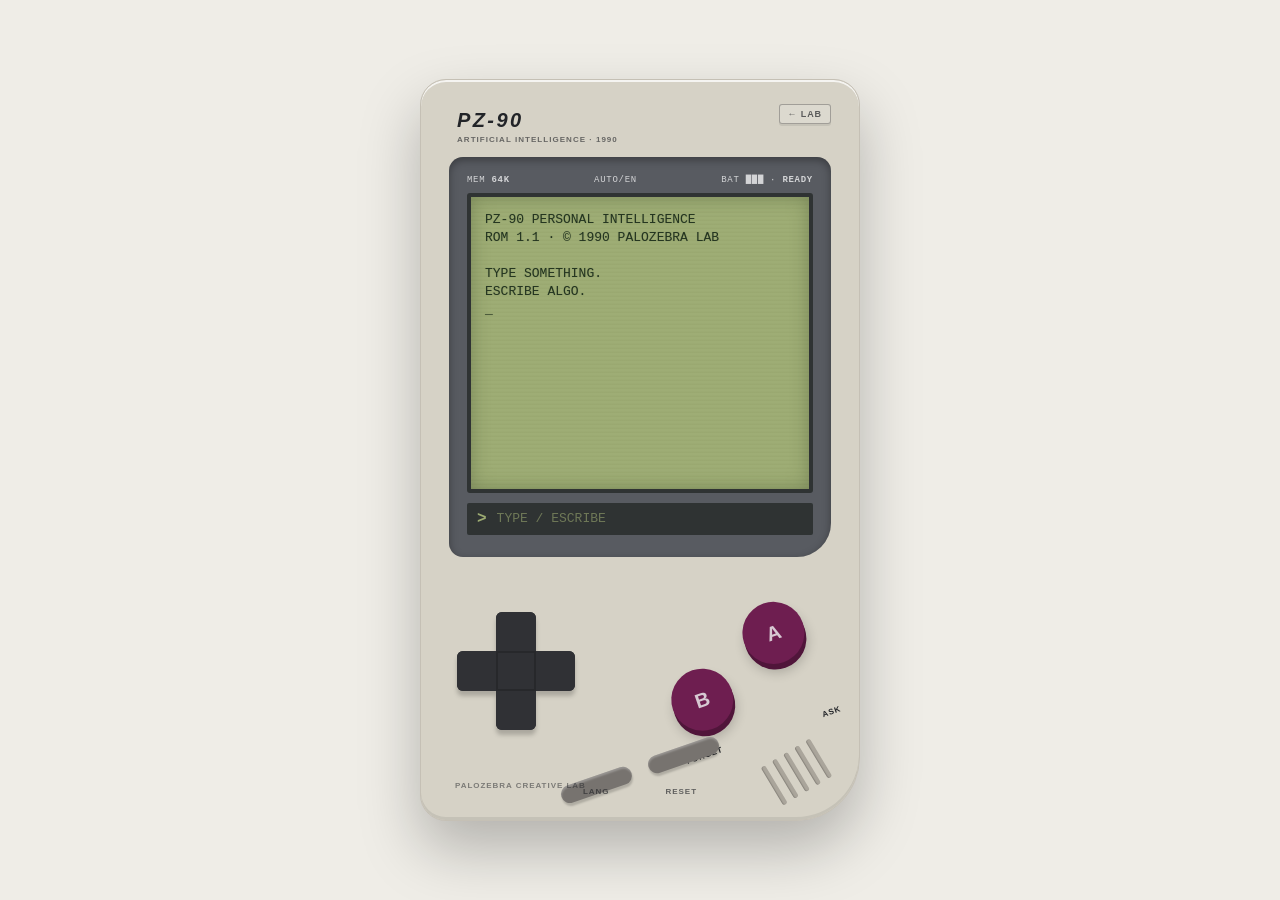
<file: experiments/pz90/index.html>
<!doctype html>
<html lang="en">
<head>
  <meta charset="utf-8" />
  <meta name="viewport" content="width=device-width, initial-scale=1, viewport-fit=cover" />
  <meta name="theme-color" content="#d8d5ca" />
  <title>PZ-90 — Artificial Intelligence, circa 1990</title>
  <link rel="stylesheet" href="styles.css" />
</head>
<body>
  <main class="stage" aria-label="PZ-90 handheld computer">
    <section class="device" aria-label="PZ-90">
      <a class="lab-back" href="/" aria-label="Back to Palozebra Creative Lab">← LAB</a>
      <div class="brand-row">
        <div class="brand">PZ-90</div>
        <div class="subbrand">ARTIFICIAL INTELLIGENCE · 1990</div>
      </div>
      <div class="screen-shell">
        <div class="screen-meta" aria-hidden="true">
          <span>MEM <b id="memoryValue">64K</b></span>
          <span id="langIndicator">AUTO</span>
          <span>BAT ███ · <b id="modeIndicator">READY</b></span>
        </div>
        <div class="screen" id="screen" role="log" aria-live="polite" aria-label="Conversation">
          <div class="boot" id="bootText">
            <div>PZ-90 PERSONAL INTELLIGENCE</div>
            <div>ROM 1.1 · © 1990 PALOZEBRA LAB</div>
            <div class="spacer"></div>
            <div>TYPE SOMETHING.</div>
            <div>ESCRIBE ALGO.</div>
            <div class="cursor-line">_</div>
          </div>
          <div id="conversation" class="conversation" hidden></div>
        </div>
        <form id="chatForm" class="input-row" autocomplete="off">
          <span class="prompt">&gt;</span>
          <input id="userInput" name="message" type="text" maxlength="160" aria-label="Ask PZ-90" placeholder="TYPE / ESCRIBE" spellcheck="false" enterkeyhint="send" />
        </form>
      </div>
      <div class="controls">
        <div class="left-controls">
          <div class="dpad" aria-hidden="true">
            <span class="d-up"></span><span class="d-right"></span><span class="d-down"></span><span class="d-left"></span><span class="d-center"></span>
          </div>
        </div>
        <div class="right-controls">
          <button class="round-button b-button" id="forgetButton" type="button" aria-label="Forget last exchange">B</button>
          <button class="round-button a-button" id="askButton" type="button" aria-label="Ask">A</button>
          <div class="button-labels"><span>FORGET</span><span>ASK</span></div>
        </div>
      </div>
      <div class="system-buttons">
        <button id="selectButton" type="button" class="pill">SELECT</button>
        <button id="resetButton" type="button" class="pill">START</button>
      </div>
      <div class="system-labels"><span>LANG</span><span>RESET</span></div>
      <div class="speaker" aria-hidden="true"><span></span><span></span><span></span><span></span><span></span></div>
      <div class="lab-mark">PALOZEBRA CREATIVE LAB</div>
    </section>
  </main>
  <script src="app.js"></script>
  <script src="pz90-engine.js"></script>
  <script src="personality.js"></script>
  <script src="internet.js"></script>
  <script src="future.js"></script>
  <script src="rom-daily-tech.js"></script>
  <script src="rom-world-science.js"></script>
  <script src="rom-culture-human.js"></script>
  <script src="game.js"></script>
  <script src="trust.js"></script>
</body>
</html>
</file>
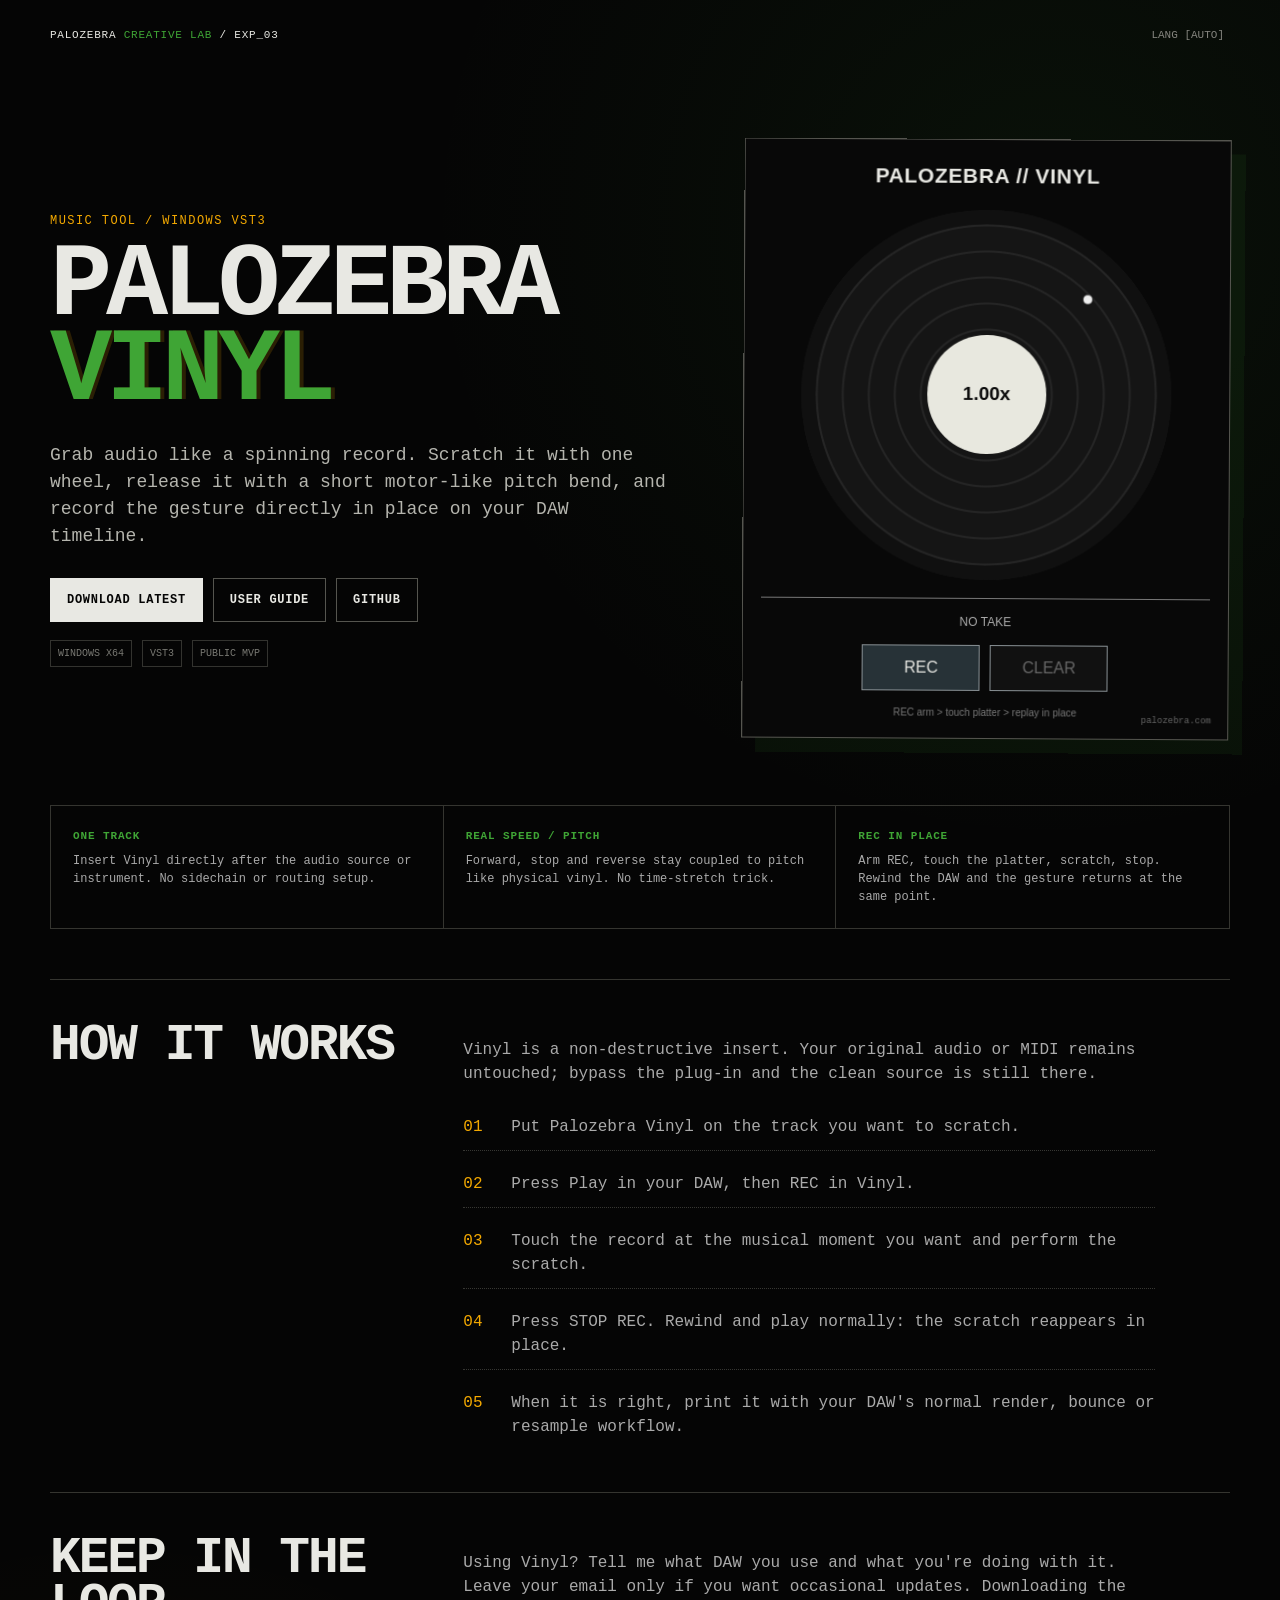
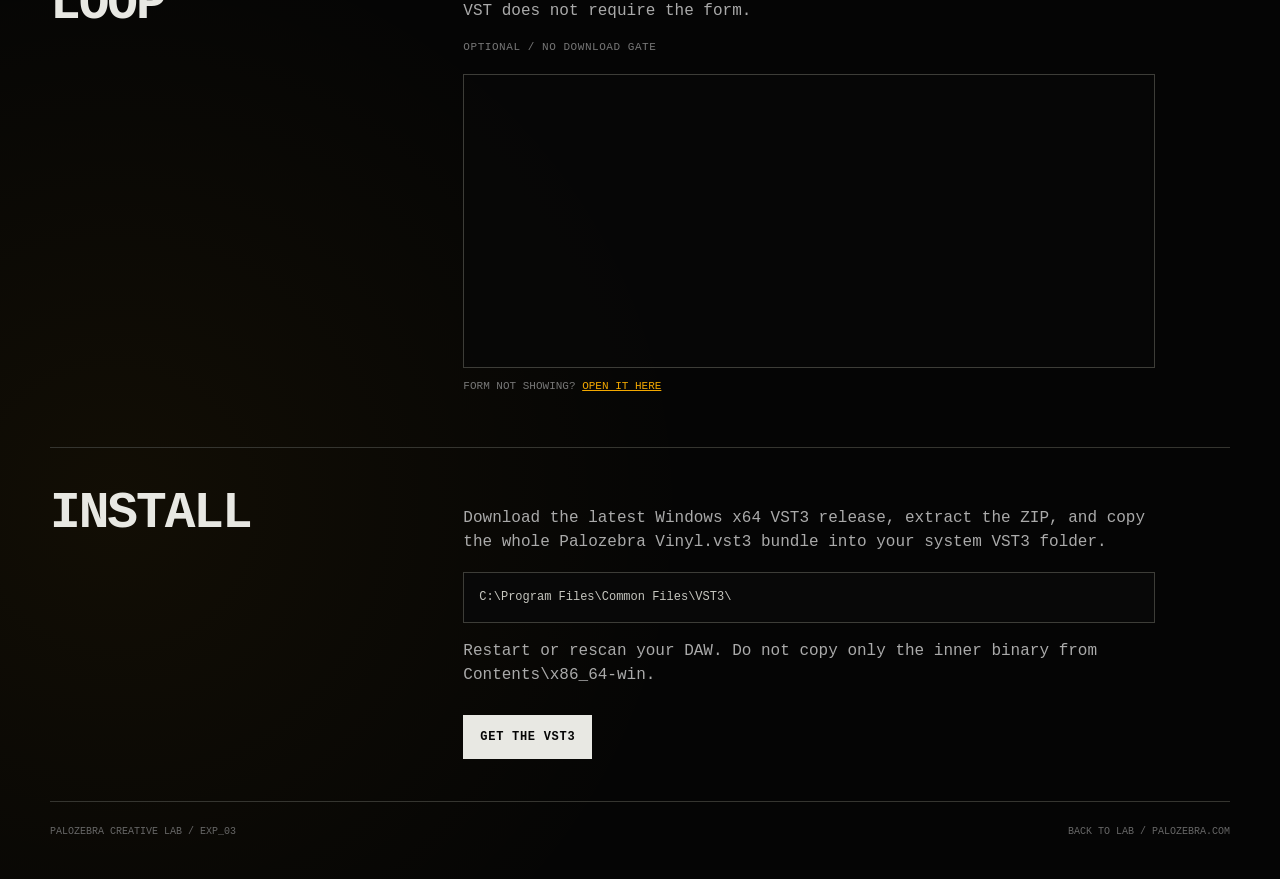
<file: experiments/vinyl/index.html>
<!doctype html>
<html lang="en">
<head>
  <meta charset="utf-8" />
  <meta name="viewport" content="width=device-width, initial-scale=1" />
  <meta name="theme-color" content="#050505" />
  <title>Palozebra Vinyl — Creative Lab</title>
  <meta name="description" content="Palozebra Vinyl is a one-wheel VST3 scratch effect from Palozebra Creative Lab." />
  <style>
    :root{color-scheme:dark;--black:#050505;--panel:#0a0a0a;--paper:#e8e8e3;--muted:#85857f;--line:#353530;--green:#3FA535;--gold:#F4A900;--purple:#9b5cff;--mono:"Lucida Console","Courier New",ui-monospace,monospace}
    *{box-sizing:border-box}html{scroll-behavior:smooth}body{margin:0;min-height:100vh;background:radial-gradient(circle at 82% 9%,rgba(63,165,53,.08),transparent 25%),radial-gradient(circle at 9% 85%,rgba(244,169,0,.055),transparent 24%),#050505;color:var(--paper);font-family:var(--mono);line-height:1.5}body::before{content:"";position:fixed;inset:0;pointer-events:none;opacity:.22;background:repeating-linear-gradient(180deg,rgba(255,255,255,.018) 0,rgba(255,255,255,.018) 1px,transparent 1px,transparent 3px)}a{color:inherit}.shell{width:min(1180px,calc(100% - 28px));margin:auto;padding:18px 0 40px}.topbar{display:flex;justify-content:space-between;align-items:center;gap:16px;padding:8px 0 18px;font-size:11px;text-transform:uppercase;letter-spacing:.07em}.brand{text-decoration:none}.brand strong{color:var(--green);font-weight:400}.lang{appearance:none;border:0;background:none;color:var(--muted);font:inherit;cursor:pointer;text-transform:uppercase}.lang:hover,.lang:focus-visible{color:var(--gold);outline:none}.hero{display:grid;grid-template-columns:minmax(0,1.14fr) minmax(320px,.86fr);gap:clamp(20px,3.8vw,48px);align-items:center;padding:clamp(28px,6vw,80px) 0 56px}.eyebrow{margin:0 0 14px;color:var(--gold);font-size:12px;text-transform:uppercase;letter-spacing:.12em}.hero h1{margin:0;font-size:clamp(3.2rem,8.1vw,7.8rem);line-height:.82;letter-spacing:-.06em;text-transform:uppercase}.hero h1 span{display:block;color:var(--green);text-shadow:4px 0 rgba(244,169,0,.16)}.lede{max-width:57ch;margin:28px 0 0;color:#b5b5ae;font-size:clamp(14px,1.5vw,18px)}.actions{display:flex;gap:10px;flex-wrap:wrap;margin-top:28px}.button{display:inline-flex;align-items:center;justify-content:center;min-height:44px;padding:11px 16px;border:1px solid var(--paper);background:var(--paper);color:#050505;text-decoration:none;font-size:12px;font-weight:700;text-transform:uppercase;letter-spacing:.06em}.button:hover,.button:focus-visible{background:var(--green);border-color:var(--green);outline:none}.button.secondary{background:transparent;color:var(--paper);border-color:#55554f}.button.secondary:hover,.button.secondary:focus-visible{color:var(--gold);border-color:var(--gold);background:transparent}.meta{display:flex;gap:10px;flex-wrap:wrap;margin-top:18px;color:#797973;font-size:10px;text-transform:uppercase}.meta span{padding:5px 7px;border:1px solid #33332f}.plugin-shell{position:relative;border:1px solid #55554f;background:#080808;padding:20px 18px 18px;box-shadow:14px 14px 0 rgba(63,165,53,.07);transform:rotate(.35deg)}.plugin-title{text-align:center;font-family:Arial,sans-serif;font-weight:800;font-size:21px;letter-spacing:.03em}.platter-wrap{position:relative;width:min(100%,370px);aspect-ratio:1;margin:18px auto}.platter{position:absolute;inset:0;border-radius:50%;background:repeating-radial-gradient(circle,#151515 0 12px,#252525 13px 14px,#151515 15px 26px);box-shadow:inset 0 0 0 14px #101010;animation:spin 7s linear infinite}.label{position:absolute;inset:34%;border-radius:50%;background:#e8e8df;color:#0c0c0c;display:grid;place-items:center;font-family:Arial,sans-serif;font-size:19px;font-weight:800}.dot{position:absolute;width:8px;height:8px;border-radius:50%;background:#eee;left:76%;top:23%;box-shadow:0 0 0 1px #777}.mock-rule{height:1px;background:#777;margin:2px 0 14px}.mock-state{text-align:center;color:#aaa;font-family:Arial,sans-serif;font-size:12px;margin-bottom:14px}.mock-buttons{display:flex;justify-content:center;gap:10px}.mock-btn{width:118px;padding:10px;border:1px solid #889094;background:#273237;text-align:center;font-family:Arial,sans-serif}.mock-btn.dim{background:#111;color:#676767}.mock-footer{margin-top:14px;text-align:center;color:#777;font-family:Arial,sans-serif;font-size:10px}.site-mark{position:absolute;right:16px;bottom:10px;color:#666;font-size:9px}@keyframes spin{to{transform:rotate(360deg)}}.strip{display:grid;grid-template-columns:repeat(3,1fr);border:1px solid var(--line);margin:10px 0 50px}.strip article{padding:22px;border-right:1px solid var(--line)}.strip article:last-child{border-right:0}.strip b{display:block;color:var(--green);font-size:11px;text-transform:uppercase;letter-spacing:.08em;margin-bottom:8px}.strip p{margin:0;color:#aaa;font-size:12px}.section{border-top:1px solid var(--line);padding:42px 0}.section-grid{display:grid;grid-template-columns:minmax(180px,.5fr) minmax(0,1fr);gap:30px}.section h2{margin:0;font-size:clamp(1.7rem,4vw,3.6rem);line-height:.9;letter-spacing:-.04em;text-transform:uppercase}.copy{max-width:72ch;color:#aaa}.steps{display:grid;gap:10px;margin-top:18px}.step{display:grid;grid-template-columns:36px 1fr;gap:12px;padding:11px 0;border-bottom:1px dotted #373733}.step:last-child{border-bottom:0}.step strong{color:var(--gold);font-weight:400}.code{display:block;margin-top:18px;padding:15px;border:1px solid #3d3d38;background:#080808;color:#c6c6bf;overflow:auto;white-space:pre-wrap;font:12px/1.6 var(--mono)}.form-shell{margin-top:18px;border:1px solid #3d3d38;background:rgba(8,8,8,.72);padding:12px;min-height:220px}.form-note{margin:0 0 16px;color:#777;font-size:11px;text-transform:uppercase;letter-spacing:.05em}.form-fallback{margin-top:10px;font-size:11px;color:#777}.form-fallback a{color:var(--gold)}.footer{display:flex;justify-content:space-between;gap:20px;flex-wrap:wrap;padding-top:22px;border-top:1px solid var(--line);color:#666;font-size:10px;text-transform:uppercase}.footer a{text-decoration:none}.footer a:hover{color:var(--gold)}
    @media(max-width:780px){.hero{grid-template-columns:1fr}.plugin-shell{max-width:470px;margin:auto}.strip{grid-template-columns:1fr}.strip article{border-right:0;border-bottom:1px solid var(--line)}.strip article:last-child{border-bottom:0}.section-grid{grid-template-columns:1fr}.hero h1{font-size:clamp(3rem,18vw,6rem)}}
    @media(prefers-reduced-motion:reduce){.platter{animation:none}}
  </style>
</head>
<body>
  <main class="shell">
    <header class="topbar">
      <a class="brand" href="/">PALOZEBRA <strong>CREATIVE LAB</strong> / EXP_03</a>
      <button class="lang" id="langSwitch" type="button">LANG [AUTO]</button>
    </header>

    <section class="hero">
      <div>
        <p class="eyebrow" data-k="eyebrow">MUSIC TOOL / WINDOWS VST3</p>
        <h1>PALOZEBRA <span>VINYL</span></h1>
        <p class="lede" data-k="lede">Grab audio like a spinning record. Scratch it with one wheel, release it with a short motor-like pitch bend, and record the gesture directly in place on your DAW timeline.</p>
        <div class="actions">
          <a class="button" href="https://github.com/danyfreire/palozebra-vinyl/releases/latest" target="_blank" rel="noopener" data-k="download">DOWNLOAD LATEST</a>
          <a class="button secondary" href="https://github.com/danyfreire/palozebra-vinyl/blob/main/USER_GUIDE.md" target="_blank" rel="noopener" data-k="manual">USER GUIDE</a>
          <a class="button secondary" href="https://github.com/danyfreire/palozebra-vinyl" target="_blank" rel="noopener">GITHUB</a>
        </div>
        <div class="meta"><span>WINDOWS x64</span><span>VST3</span><span data-k="mvp">PUBLIC MVP</span></div>
      </div>

      <div class="plugin-shell" aria-label="Stylized preview of Palozebra Vinyl">
        <div class="plugin-title">PALOZEBRA // VINYL</div>
        <div class="platter-wrap"><div class="platter"></div><div class="label">1.00x</div><div class="dot"></div></div>
        <div class="mock-rule"></div>
        <div class="mock-state">NO TAKE</div>
        <div class="mock-buttons"><div class="mock-btn">REC</div><div class="mock-btn dim">CLEAR</div></div>
        <div class="mock-footer">REC arm &gt; touch platter &gt; replay in place</div>
        <div class="site-mark">palozebra.com</div>
      </div>
    </section>

    <section class="strip" aria-label="Highlights">
      <article><b data-k="f1h">ONE TRACK</b><p data-k="f1p">Insert Vinyl directly after the audio source or instrument. No sidechain or routing setup.</p></article>
      <article><b data-k="f2h">REAL SPEED / PITCH</b><p data-k="f2p">Forward, stop and reverse stay coupled to pitch like physical vinyl. No time-stretch trick.</p></article>
      <article><b data-k="f3h">REC IN PLACE</b><p data-k="f3p">Arm REC, touch the platter, scratch, stop. Rewind the DAW and the gesture returns at the same point.</p></article>
    </section>

    <section class="section">
      <div class="section-grid">
        <h2 data-k="howh">HOW IT WORKS</h2>
        <div class="copy">
          <p data-k="howp">Vinyl is a non-destructive insert. Your original audio or MIDI remains untouched; bypass the plug-in and the clean source is still there.</p>
          <div class="steps">
            <div class="step"><strong>01</strong><span data-k="s1">Put Palozebra Vinyl on the track you want to scratch.</span></div>
            <div class="step"><strong>02</strong><span data-k="s2">Press Play in your DAW, then REC in Vinyl.</span></div>
            <div class="step"><strong>03</strong><span data-k="s3">Touch the record at the musical moment you want and perform the scratch.</span></div>
            <div class="step"><strong>04</strong><span data-k="s4">Press STOP REC. Rewind and play normally: the scratch reappears in place.</span></div>
            <div class="step"><strong>05</strong><span data-k="s5">When it is right, print it with your DAW's normal render, bounce or resample workflow.</span></div>
          </div>
        </div>
      </div>
    </section>

    <section class="section" id="keep-in-loop">
      <div class="section-grid">
        <h2 data-k="keeph">KEEP IN THE LOOP</h2>
        <div class="copy">
          <p data-k="keepp">Using Vinyl? Tell me what DAW you use and what you're doing with it. Leave your email only if you want occasional updates. Downloading the VST does not require the form.</p>
          <p class="form-note" data-k="keepnote">OPTIONAL / NO DOWNLOAD GATE</p>
          <div class="form-shell">
            <iframe data-tally-src="https://tally.so/embed/EkV9jl?alignLeft=1&hideTitle=1&transparentBackground=1&dynamicHeight=1&source=vinyl&version=v0.4.1" loading="lazy" width="100%" height="260" frameborder="0" marginheight="0" marginwidth="0" title="Palozebra Vinyl — Keep in the loop"></iframe>
          </div>
          <p class="form-fallback"><span data-k="fallback">FORM NOT SHOWING?</span> <a href="https://tally.so/r/EkV9jl" target="_blank" rel="noopener" data-k="openform">OPEN IT HERE</a></p>
        </div>
      </div>
    </section>

    <section class="section">
      <div class="section-grid">
        <h2 data-k="installh">INSTALL</h2>
        <div class="copy">
          <p data-k="installp">Download the latest Windows x64 VST3 release, extract the ZIP, and copy the whole <strong>Palozebra Vinyl.vst3</strong> bundle into your system VST3 folder.</p>
          <code class="code">C:\Program Files\Common Files\VST3\</code>
          <p data-k="installnote">Restart or rescan your DAW. Do not copy only the inner binary from Contents\x86_64-win.</p>
          <div class="actions"><a class="button" href="https://github.com/danyfreire/palozebra-vinyl/releases/latest" target="_blank" rel="noopener" data-k="download2">GET THE VST3</a></div>
        </div>
      </div>
    </section>

    <footer class="footer">
      <span>PALOZEBRA CREATIVE LAB / EXP_03</span>
      <span><a href="/" data-k="back">BACK TO LAB</a> / <a href="https://palozebra.com" target="_blank" rel="noopener">PALOZEBRA.COM</a></span>
    </footer>
  </main>

  <script>
    const copy={
      en:{html:'en',eyebrow:'MUSIC TOOL / WINDOWS VST3',lede:'Grab audio like a spinning record. Scratch it with one wheel, release it with a short motor-like pitch bend, and record the gesture directly in place on your DAW timeline.',download:'DOWNLOAD LATEST',manual:'USER GUIDE',mvp:'PUBLIC MVP',f1h:'ONE TRACK',f1p:'Insert Vinyl directly after the audio source or instrument. No sidechain or routing setup.',f2h:'REAL SPEED / PITCH',f2p:'Forward, stop and reverse stay coupled to pitch like physical vinyl. No time-stretch trick.',f3h:'REC IN PLACE',f3p:'Arm REC, touch the platter, scratch, stop. Rewind the DAW and the gesture returns at the same point.',howh:'HOW IT WORKS',howp:'Vinyl is a non-destructive insert. Your original audio or MIDI remains untouched; bypass the plug-in and the clean source is still there.',s1:'Put Palozebra Vinyl on the track you want to scratch.',s2:'Press Play in your DAW, then REC in Vinyl.',s3:'Touch the record at the musical moment you want and perform the scratch.',s4:'Press STOP REC. Rewind and play normally: the scratch reappears in place.',s5:"When it is right, print it with your DAW's normal render, bounce or resample workflow.",keeph:'KEEP IN THE LOOP',keepp:"Using Vinyl? Tell me what DAW you use and what you're doing with it. Leave your email only if you want occasional updates. Downloading the VST does not require the form.",keepnote:'OPTIONAL / NO DOWNLOAD GATE',fallback:'FORM NOT SHOWING?',openform:'OPEN IT HERE',installh:'INSTALL',installp:'Download the latest Windows x64 VST3 release, extract the ZIP, and copy the whole Palozebra Vinyl.vst3 bundle into your system VST3 folder.',installnote:'Restart or rescan your DAW. Do not copy only the inner binary from Contents\\x86_64-win.',download2:'GET THE VST3',back:'BACK TO LAB'},
      es:{html:'es',eyebrow:'HERRAMIENTA MUSICAL / WINDOWS VST3',lede:'Agarra el audio como un disco girando. Haz scratch con una sola rueda, suéltalo con un pitch bend corto tipo motor y graba el gesto directamente en su lugar dentro del timeline de tu DAW.',download:'DESCARGAR ÚLTIMA',manual:'GUÍA DE USO',mvp:'MVP PÚBLICO',f1h:'UN SOLO TRACK',f1p:'Inserta Vinyl directamente después de la fuente de audio o instrumento. Sin sidechain ni routing especial.',f2h:'VELOCIDAD / PITCH REAL',f2p:'Adelante, stop y reversa mantienen el pitch unido a la velocidad como un vinilo físico. Sin time-stretch.',f3h:'REC EN SU LUGAR',f3p:'Arma REC, toca el plato, haz scratch y detén. Rebobina el DAW y el gesto vuelve en el mismo punto.',howh:'CÓMO FUNCIONA',howp:'Vinyl es un insert no destructivo. Tu audio o MIDI original queda intacto; si haces bypass del plugin, la fuente limpia sigue ahí.',s1:'Pon Palozebra Vinyl en el track que quieres scratchear.',s2:'Pon Play en tu DAW y luego REC en Vinyl.',s3:'Toca el disco en el momento musical que quieres y haz el scratch.',s4:'Pulsa STOP REC. Rebobina y reproduce normalmente: el scratch vuelve a aparecer en su lugar.',s5:'Cuando quede bien, imprímelo con el render, bounce o resample normal de tu DAW.',keeph:'SIGUE EL EXPERIMENTO',keepp:'¿Estás usando Vinyl? Cuéntame qué DAW usas y para qué lo estás usando. Deja tu correo solo si quieres recibir actualizaciones ocasionales. La descarga del VST no depende del formulario.',keepnote:'OPCIONAL / SIN BLOQUEAR LA DESCARGA',fallback:'¿NO APARECE EL FORMULARIO?',openform:'ÁBRELO AQUÍ',installh:'INSTALACIÓN',installp:'Descarga la última versión VST3 para Windows x64, extrae el ZIP y copia el bundle completo Palozebra Vinyl.vst3 en la carpeta VST3 del sistema.',installnote:'Reinicia o vuelve a escanear plugins en tu DAW. No copies solamente el binario interno de Contents\\x86_64-win.',download2:'OBTENER VST3',back:'VOLVER AL LAB'},
      it:{html:'it',eyebrow:'STRUMENTO MUSICALE / WINDOWS VST3',lede:'Afferra l’audio come un disco in rotazione. Fai scratch con una sola ruota, rilascialo con un breve pitch bend tipo motore e registra il gesto direttamente sulla timeline della DAW.',download:'SCARICA ULTIMA',manual:'GUIDA UTENTE',mvp:'MVP PUBBLICO',f1h:'UNA SOLA TRACCIA',f1p:'Inserisci Vinyl direttamente dopo la sorgente audio o lo strumento. Nessun sidechain o routing speciale.',f2h:'VELOCITÀ / PITCH REALE',f2p:'Avanti, stop e reverse mantengono pitch e velocità accoppiati come un vinile fisico. Nessun time-stretch.',f3h:'REC IN POSIZIONE',f3p:'Arma REC, tocca il piatto, fai scratch e ferma. Riavvolgi la DAW e il gesto ritorna nello stesso punto.',howh:'COME FUNZIONA',howp:'Vinyl è un insert non distruttivo. L’audio o MIDI originale resta intatto; bypassando il plug-in torna la sorgente pulita.',s1:'Metti Palozebra Vinyl sulla traccia che vuoi scratchare.',s2:'Premi Play nella DAW, poi REC in Vinyl.',s3:'Tocca il disco nel momento musicale desiderato ed esegui lo scratch.',s4:'Premi STOP REC. Riavvolgi e riproduci normalmente: lo scratch ritorna nello stesso punto.',s5:'Quando va bene, stampalo con il normale render, bounce o resample della tua DAW.',keeph:'RESTA NEL LOOP',keepp:'Stai usando Vinyl? Dimmi quale DAW usi e cosa ci stai facendo. Lascia la tua email solo se vuoi aggiornamenti occasionali. Il download del VST non richiede il modulo.',keepnote:'OPZIONALE / NESSUN BLOCCO AL DOWNLOAD',fallback:'IL MODULO NON SI VEDE?',openform:'APRILO QUI',installh:'INSTALLAZIONE',installp:'Scarica l’ultima release VST3 Windows x64, estrai lo ZIP e copia l’intero bundle Palozebra Vinyl.vst3 nella cartella VST3 di sistema.',installnote:'Riavvia o riscansiona i plug-in nella DAW. Non copiare solo il binario interno da Contents\\x86_64-win.',download2:'OTTIENI VST3',back:'TORNA AL LAB'}
    };
    const order=['auto','es','en','it'];
    const browserLang=()=>{const l=(navigator.language||'en').toLowerCase();return l.startsWith('es')?'es':l.startsWith('it')?'it':'en'};
    let mode=localStorage.getItem('pzlab-lang')||'auto';if(!order.includes(mode))mode='auto';
    function apply(){const lang=mode==='auto'?browserLang():mode;document.documentElement.lang=copy[lang].html;document.querySelectorAll('[data-k]').forEach(el=>{const v=copy[lang][el.dataset.k];if(v)el.textContent=v});document.getElementById('langSwitch').textContent=`LANG [${mode.toUpperCase()}]`}
    document.getElementById('langSwitch').addEventListener('click',()=>{mode=order[(order.indexOf(mode)+1)%order.length];localStorage.setItem('pzlab-lang',mode);apply()});apply();

    var d=document,w="https://tally.so/widgets/embed.js",v=function(){"undefined"!=typeof Tally?Tally.loadEmbeds():d.querySelectorAll("iframe[data-tally-src]:not([src])").forEach(function(e){e.src=e.dataset.tallySrc})};
    if("undefined"!=typeof Tally)v();else if(d.querySelector('script[src="'+w+'"]')==null){var s=d.createElement("script");s.src=w;s.onload=v;s.onerror=v;d.body.appendChild(s)}
  </script>
</body>
</html>
</file>
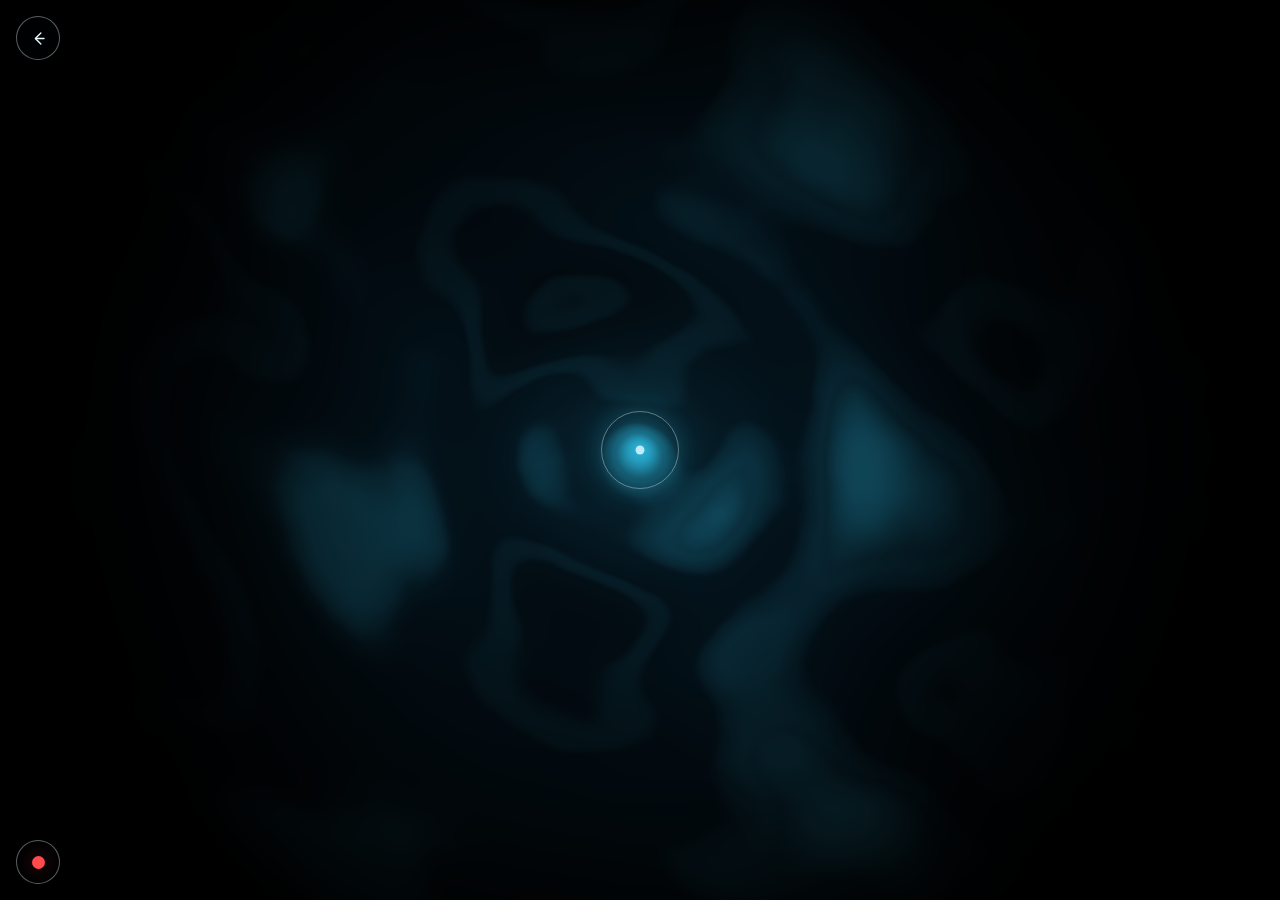
<file: experiments/water-theremin/index.html>
<!doctype html>
<html lang="en">
<head>
  <meta charset="utf-8" />
  <meta name="viewport" content="width=device-width, initial-scale=1" />
  <meta name="theme-color" content="#02070b" />
  <title>Water Theremin — Palozebra Creative Lab</title>
  <style>
    :root {
      color-scheme: dark;
      --glass: rgba(2,8,12,.24);
      --line: rgba(230,250,255,.38);
      --white: #ecfbff;
      --red: #ff4b4b;
    }
    * { box-sizing: border-box; }
    html, body { margin: 0; width: 100%; height: 100%; overflow: hidden; background: #02070b; }
    body { font-family: Arial, Helvetica, sans-serif; }
    canvas { position: fixed; inset: 0; width: 100%; height: 100%; display: block; cursor: none; }

    .control {
      position: fixed;
      z-index: 5;
      width: 44px;
      height: 44px;
      border: 1px solid var(--line);
      border-radius: 50%;
      background: var(--glass);
      color: var(--white);
      display: grid;
      place-items: center;
      text-decoration: none;
      cursor: pointer;
      backdrop-filter: blur(10px);
      -webkit-backdrop-filter: blur(10px);
      transition: transform .18s ease, background .18s ease, border-color .18s ease;
    }
    .control:hover, .control:focus-visible {
      outline: none;
      transform: scale(1.06);
      background: rgba(220,248,255,.12);
      border-color: rgba(240,255,255,.75);
    }
    .back { top: 16px; left: 16px; font-size: 22px; line-height: 1; }
    .record { left: 16px; bottom: 16px; }
    .save { left: 16px; bottom: 16px; }
    .record-dot { width: 13px; height: 13px; border-radius: 50%; background: var(--red); box-shadow: 0 0 18px rgba(255,75,75,.35); }
    .recording .record-dot { animation: recPulse .8s ease-in-out infinite; }
    @keyframes recPulse { 50% { transform: scale(.68); opacity: .6; } }

    .counter {
      position: fixed;
      z-index: 5;
      left: 72px;
      bottom: 25px;
      color: var(--white);
      font: 18px/1 "Courier New", monospace;
      opacity: 0;
      transition: opacity .18s ease;
      text-shadow: 0 0 14px rgba(180,238,255,.32);
      pointer-events: none;
    }
    .counter.visible { opacity: .9; }

    .hint {
      position: fixed;
      z-index: 4;
      left: 50%;
      top: 50%;
      width: 78px;
      height: 78px;
      transform: translate(-50%, -50%);
      border: 1px solid rgba(230,250,255,.5);
      border-radius: 50%;
      pointer-events: none;
      opacity: .78;
      animation: hintPulse 1.8s ease-in-out infinite;
      transition: opacity .45s ease, transform .45s ease;
      box-shadow: 0 0 28px rgba(85,210,255,.16);
    }
    .hint::after {
      content: "";
      position: absolute;
      width: 9px;
      height: 9px;
      left: 50%;
      top: 50%;
      transform: translate(-50%, -50%);
      background: var(--white);
      border-radius: 50%;
    }
    .hint.gone { opacity: 0; transform: translate(-50%, -50%) scale(1.8); }
    @keyframes hintPulse {
      0%,100% { transform: translate(-50%,-50%) scale(.86); }
      50% { transform: translate(-50%,-50%) scale(1.12); }
    }

    .save svg, .back svg { width: 19px; height: 19px; fill: none; stroke: currentColor; stroke-width: 1.7; stroke-linecap: round; stroke-linejoin: round; }
    [hidden] { display: none !important; }
  </style>
</head>
<body>
  <canvas id="water"></canvas>

  <a class="control back" href="/" id="backBtn" aria-label="Back to experiments">
    <svg viewBox="0 0 24 24" aria-hidden="true"><path d="M15 5 8 12l7 7"/><path d="M9 12h10"/></svg>
  </a>

  <button class="control record" id="recordBtn" type="button" aria-label="Record 10 seconds">
    <span class="record-dot" aria-hidden="true"></span>
  </button>

  <a class="control save" id="saveBtn" href="#" download hidden aria-label="Save recording">
    <svg viewBox="0 0 24 24" aria-hidden="true"><path d="M12 3v12"/><path d="m7 10 5 5 5-5"/><path d="M5 20h14"/></svg>
  </a>

  <div class="counter" id="counter" aria-live="polite">10</div>
  <div class="hint" id="hint" aria-hidden="true"></div>

  <script>
    const lang = (navigator.language || 'en').toLowerCase();
    const labels = lang.startsWith('es') ? {
      back: 'Volver a experimentos', record: 'Grabar 10 segundos', save: 'Guardar grabación'
    } : lang.startsWith('it') ? {
      back: 'Torna agli esperimenti', record: 'Registra 10 secondi', save: 'Salva registrazione'
    } : {
      back: 'Back to experiments', record: 'Record 10 seconds', save: 'Save recording'
    };
    document.documentElement.lang = lang.startsWith('es') ? 'es' : lang.startsWith('it') ? 'it' : 'en';

    const canvas = document.getElementById('water');
    const hint = document.getElementById('hint');
    const recordBtn = document.getElementById('recordBtn');
    const saveBtn = document.getElementById('saveBtn');
    const counter = document.getElementById('counter');
    const backBtn = document.getElementById('backBtn');
    backBtn.setAttribute('aria-label', labels.back);
    recordBtn.setAttribute('aria-label', labels.record);
    saveBtn.setAttribute('aria-label', labels.save);

    const pointer = {
      x: .5, y: .5, tx: .5, ty: .5,
      px: innerWidth * .5, py: innerHeight * .5,
      last: performance.now(), speed: 0, active: false
    };

    const clamp = (v,a,b) => Math.min(b, Math.max(a,v));
    const lerp = (a,b,t) => a + (b-a)*t;

    let audio = null;
    let recorder = null;
    let chunks = [];
    let recordingURL = null;
    let countdown = null;

    function impulse(ctx, seconds=2.4, decay=2.5) {
      const len = Math.floor(ctx.sampleRate * seconds);
      const b = ctx.createBuffer(2, len, ctx.sampleRate);
      for (let c=0;c<2;c++) {
        const d = b.getChannelData(c);
        for (let i=0;i<len;i++) d[i] = (Math.random()*2-1) * Math.pow(1-i/len, decay);
      }
      return b;
    }

    function makeAudio() {
      const AC = window.AudioContext || window.webkitAudioContext;
      if (!AC) return null;
      const ctx = new AC();
      const stream = ctx.createMediaStreamDestination();
      const osc1 = ctx.createOscillator();
      const osc2 = ctx.createOscillator();
      const gain = ctx.createGain();
      const filter = ctx.createBiquadFilter();
      const dry = ctx.createGain();
      const delay = ctx.createDelay(1.0);
      const fb = ctx.createGain();
      const wet = ctx.createGain();
      const conv = ctx.createConvolver();
      const rev = ctx.createGain();
      const master = ctx.createGain();

      osc1.type = 'triangle';
      osc2.type = 'sine';
      osc1.frequency.value = 220;
      osc2.frequency.value = 220.4;
      gain.gain.value = .0001;
      filter.type = 'lowpass';
      filter.frequency.value = 1100;
      filter.Q.value = 1.8;
      dry.gain.value = .78;
      delay.delayTime.value = .17;
      fb.gain.value = .2;
      wet.gain.value = .18;
      conv.buffer = impulse(ctx);
      rev.gain.value = .17;
      master.gain.value = .88;

      osc1.connect(gain); osc2.connect(gain); gain.connect(filter);
      filter.connect(dry); dry.connect(master);
      filter.connect(delay); delay.connect(fb); fb.connect(delay); delay.connect(wet); wet.connect(master);
      filter.connect(conv); conv.connect(rev); rev.connect(master);
      master.connect(ctx.destination); master.connect(stream);
      osc1.start(); osc2.start();

      return {
        ctx, stream,
        update(p) {
          const idle = performance.now() - p.last;
          const audible = p.active || idle < 190;
          const freq = 100 * Math.pow(2, p.x * 3.75);
          const amp = audible ? .008 + Math.pow(1-p.y, 1.8) * .2 : .0001;
          const cutoff = 260 + Math.pow(1-p.y, 1.5)*3300 + Math.min(p.speed*18, 2600);
          const dtime = clamp(.11 + p.speed/3000, .11, .4);
          const feedback = clamp(.15 + p.speed/5200, .15, .5);
          const wetness = clamp(.13 + p.speed/6800, .13, .39);
          const reverb = clamp(.14 + p.speed/11000, .14, .26);
          const t = ctx.currentTime;
          osc1.frequency.linearRampToValueAtTime(freq, t+.07);
          osc2.frequency.linearRampToValueAtTime(freq*1.0027, t+.07);
          gain.gain.linearRampToValueAtTime(amp, t+.07);
          filter.frequency.linearRampToValueAtTime(cutoff, t+.07);
          filter.Q.linearRampToValueAtTime(1.4 + Math.min(p.speed/600,7), t+.07);
          delay.delayTime.linearRampToValueAtTime(dtime, t+.08);
          fb.gain.linearRampToValueAtTime(feedback, t+.08);
          wet.gain.linearRampToValueAtTime(wetness, t+.08);
          rev.gain.linearRampToValueAtTime(reverb, t+.12);
        },
        resume() { return ctx.resume(); }
      };
    }

    function wakeAudio() {
      if (!audio) audio = makeAudio();
      if (audio) audio.resume().catch(()=>{});
    }

    function startRecording() {
      wakeAudio();
      if (!audio || (recorder && recorder.state === 'recording')) return;
      if (!window.MediaRecorder) return;
      if (recordingURL) URL.revokeObjectURL(recordingURL);
      chunks = [];
      saveBtn.hidden = true;
      recordBtn.hidden = false;
      recordBtn.classList.add('recording');
      recordBtn.disabled = true;
      counter.classList.add('visible');
      let remaining = 10;
      counter.textContent = remaining;

      const mime = MediaRecorder.isTypeSupported('audio/webm;codecs=opus') ? 'audio/webm;codecs=opus' : '';
      recorder = new MediaRecorder(audio.stream.stream, mime ? {mimeType:mime} : undefined);
      recorder.ondataavailable = e => { if (e.data && e.data.size) chunks.push(e.data); };
      recorder.onstop = () => {
        const blob = new Blob(chunks, {type: chunks[0]?.type || 'audio/webm'});
        recordingURL = URL.createObjectURL(blob);
        saveBtn.href = recordingURL;
        saveBtn.download = `palozebra-water-theremin-${Date.now()}.webm`;
        saveBtn.hidden = false;
        recordBtn.hidden = true;
        recordBtn.classList.remove('recording');
        recordBtn.disabled = false;
        counter.classList.remove('visible');
      };
      recorder.start();

      clearInterval(countdown);
      countdown = setInterval(() => {
        remaining--;
        counter.textContent = Math.max(remaining,0);
        if (remaining <= 0) {
          clearInterval(countdown);
          if (recorder.state === 'recording') recorder.stop();
        }
      },1000);
    }
    recordBtn.addEventListener('click', startRecording);

    saveBtn.addEventListener('click', () => {
      setTimeout(() => {
        saveBtn.hidden = true;
        recordBtn.hidden = false;
      }, 200);
    });

    function move(clientX, clientY) {
      const now = performance.now();
      const dx = clientX - pointer.px;
      const dy = clientY - pointer.py;
      const dt = Math.max(16, now - pointer.last);
      const velocity = Math.hypot(dx,dy) / dt * 16;
      pointer.speed = lerp(pointer.speed, velocity, .32);
      pointer.px = clientX; pointer.py = clientY; pointer.last = now;
      pointer.tx = clamp(clientX / innerWidth,0,1);
      pointer.ty = clamp(clientY / innerHeight,0,1);
      hint.classList.add('gone');
      if (audio) audio.update(pointer);
    }

    addEventListener('pointermove', e => move(e.clientX,e.clientY), {passive:true});
    addEventListener('pointerdown', e => { pointer.active=true; wakeAudio(); move(e.clientX,e.clientY); });
    addEventListener('pointerup', () => { pointer.active=false; if(audio) audio.update(pointer); });
    addEventListener('touchstart', e => { pointer.active=true; wakeAudio(); const t=e.touches[0]; if(t) move(t.clientX,t.clientY); }, {passive:true});
    addEventListener('touchmove', e => { const t=e.touches[0]; if(t) move(t.clientX,t.clientY); }, {passive:true});
    addEventListener('touchend', () => { pointer.active=false; if(audio) audio.update(pointer); }, {passive:true});

    function setupGL() {
      const gl = canvas.getContext('webgl', {antialias:false, alpha:false});
      if (!gl) return null;
      const vs = `attribute vec2 a; void main(){gl_Position=vec4(a,0.,1.);}`;
      const fs = `
        precision mediump float;
        uniform vec2 r;
        uniform vec2 m;
        uniform float t;
        uniform float e;
        float h(vec2 p){return fract(sin(dot(p,vec2(127.1,311.7)))*43758.5453);}
        float n(vec2 p){vec2 i=floor(p),f=fract(p),u=f*f*(3.-2.*f);return mix(mix(h(i),h(i+vec2(1,0)),u.x),mix(h(i+vec2(0,1)),h(i+vec2(1,1)),u.x),u.y);}
        float f(vec2 p){float v=0.,a=.5;for(int i=0;i<5;i++){v+=a*n(p);p*=2.;a*=.5;}return v;}
        void main(){
          vec2 uv=gl_FragCoord.xy/r;
          float mn=min(r.x,r.y);
          vec2 p=(gl_FragCoord.xy*2.-r)/mn;
          vec2 mm=(m*2.-1.)*vec2(r.x/mn,1.);
          float d=distance(p,mm);
          float tt=t*.22;
          float ripple=sin(26.*d-t*7.3)/(1.+32.*d);
          float ripple2=sin(15.*d-t*3.2)/(1.+17.*d);
          vec2 q=p;
          q.x+=.07*sin(q.y*5.+tt*5.1);
          q.y+=.045*cos(q.x*5.5-tt*3.4);
          float w=.26*sin(q.x*6.+tt*6.)+.2*sin(q.y*8.-tt*4.4)+.15*sin((q.x+q.y)*8.4+tt*3.6)+f(q*2.15+vec2(tt*.8,-tt*.55))*.44;
          w+=ripple*(1.15+e*.85)+ripple2*.68;
          float hi=smoothstep(.35,.92,w);
          float cau=smoothstep(.18,1.,sin((w+uv.x*.42)*11.));
          float glow=.018/(.028+d*d*8.);
          float vig=smoothstep(1.36,.2,length(p));
          vec3 deep=vec3(.004,.014,.025), mid=vec3(.015,.10,.15), light=vec3(.20,.82,.96);
          vec3 c=mix(deep,mid,clamp(w*.39+.48,0.,1.));
          c+=light*hi*.3+light*cau*.055+light*glow*(.65+e*.8);
          c*=vig;
          gl_FragColor=vec4(c,1.);
        }`;
      const sh=(type,src)=>{const s=gl.createShader(type);gl.shaderSource(s,src);gl.compileShader(s);return s;};
      const prog=gl.createProgram(); gl.attachShader(prog,sh(gl.VERTEX_SHADER,vs)); gl.attachShader(prog,sh(gl.FRAGMENT_SHADER,fs)); gl.linkProgram(prog);
      const buf=gl.createBuffer(); gl.bindBuffer(gl.ARRAY_BUFFER,buf); gl.bufferData(gl.ARRAY_BUFFER,new Float32Array([-1,-1,1,-1,-1,1,-1,1,1,-1,1,1]),gl.STATIC_DRAW);
      const a=gl.getAttribLocation(prog,'a'), ur=gl.getUniformLocation(prog,'r'), um=gl.getUniformLocation(prog,'m'), ut=gl.getUniformLocation(prog,'t'), ue=gl.getUniformLocation(prog,'e');
      function resize(){const d=Math.min(devicePixelRatio||1,2),w=Math.floor(innerWidth*d),h=Math.floor(innerHeight*d);if(canvas.width!==w||canvas.height!==h){canvas.width=w;canvas.height=h;gl.viewport(0,0,w,h);}}
      return {render(time){resize();gl.useProgram(prog);gl.bindBuffer(gl.ARRAY_BUFFER,buf);gl.enableVertexAttribArray(a);gl.vertexAttribPointer(a,2,gl.FLOAT,false,0,0);gl.uniform2f(ur,canvas.width,canvas.height);gl.uniform2f(um,pointer.x,1-pointer.y);gl.uniform1f(ut,time*.001);gl.uniform1f(ue,clamp(pointer.speed/18,0,1));gl.drawArrays(gl.TRIANGLES,0,6);}};
    }

    const visual = setupGL();
    function fallback(time) {
      const ctx = canvas.getContext('2d');
      canvas.width=innerWidth; canvas.height=innerHeight;
      ctx.fillStyle='#02070b'; ctx.fillRect(0,0,innerWidth,innerHeight);
      for(let i=0;i<24;i++){const rr=18+i*27+Math.sin(time*.002+i)*7;ctx.strokeStyle=`rgba(65,210,255,${Math.max(0,.15-i*.005)})`;ctx.beginPath();ctx.arc(pointer.x*innerWidth,pointer.y*innerHeight,rr,0,Math.PI*2);ctx.stroke();}
    }

    function frame(time) {
      pointer.x=lerp(pointer.x,pointer.tx,.12); pointer.y=lerp(pointer.y,pointer.ty,.12);
      const idle=performance.now()-pointer.last; if(idle>120) pointer.speed*=.96; if(idle>650) pointer.speed*=.92;
      if(audio) audio.update(pointer);
      if(visual) visual.render(time); else fallback(time);
      requestAnimationFrame(frame);
    }
    requestAnimationFrame(frame);
  </script>
</body>
</html>
</file>
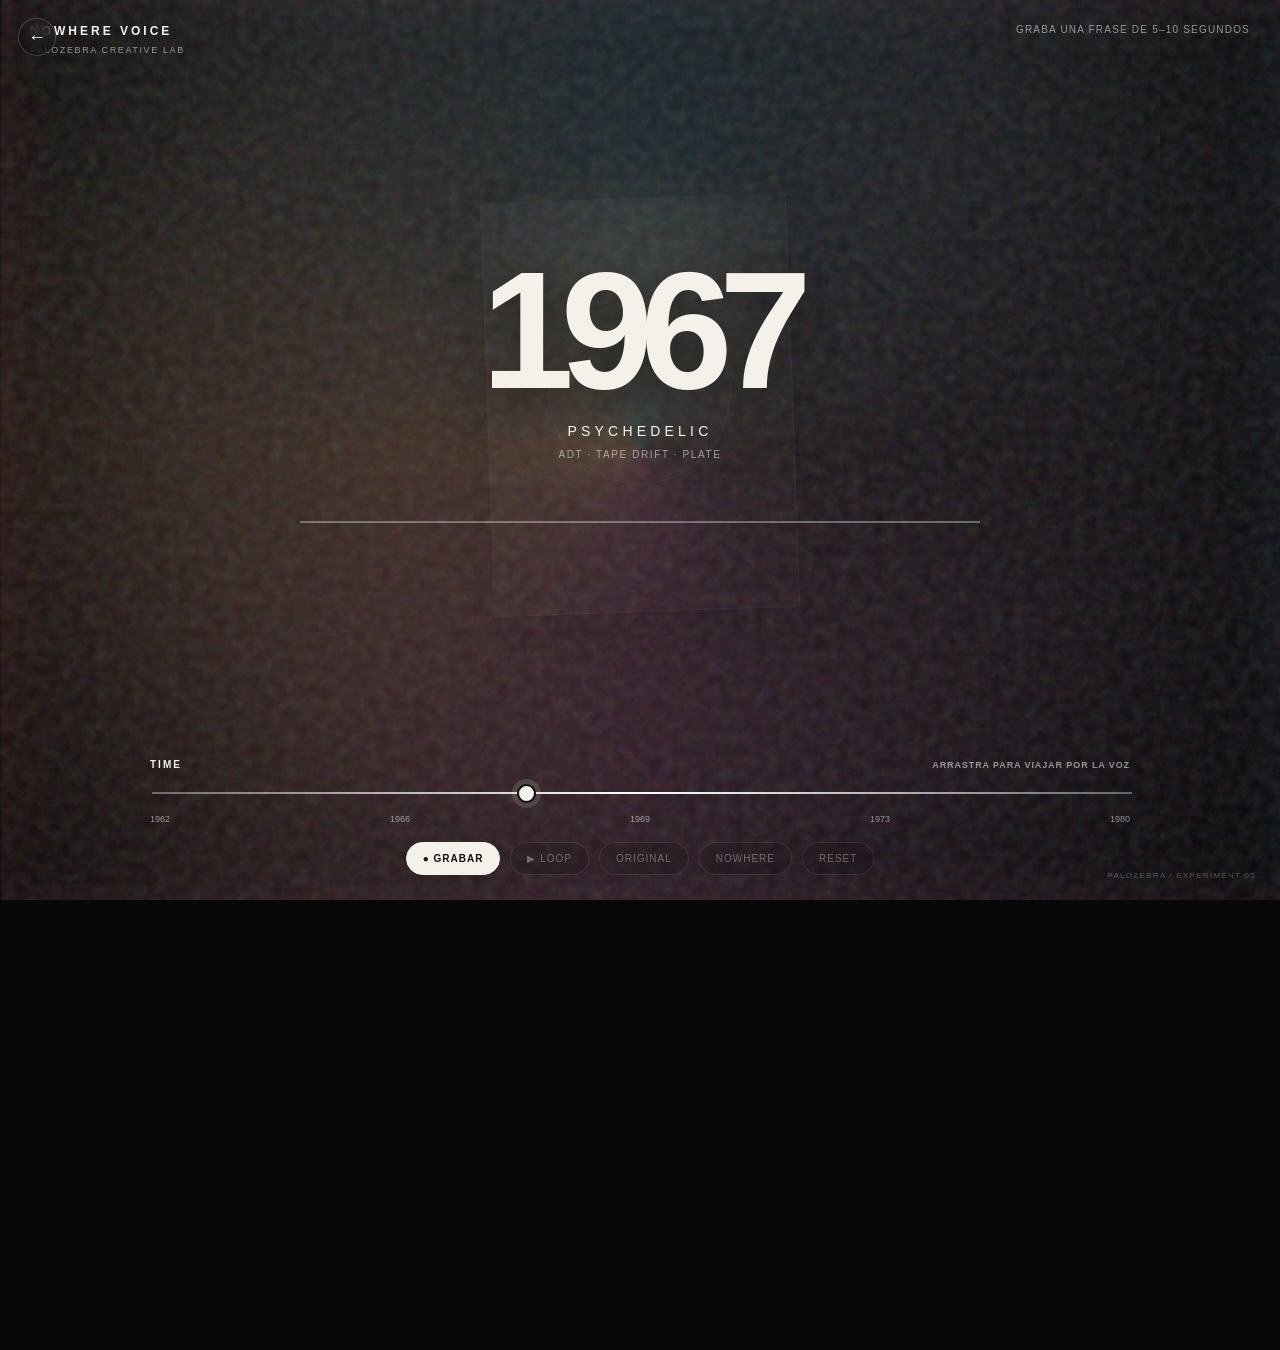
<file: experiments/nowhere-voice/v02.html>
<!doctype html><html lang="es"><head><meta charset="utf-8"><meta name="viewport" content="width=device-width,initial-scale=1"><title>Nowhere Voice V0.2 — Palozebra Creative Lab</title><style>*{box-sizing:border-box}html,body{margin:0;height:100%;background:#080808;color:#f4f1ea;font-family:Arial,Helvetica,sans-serif;overflow:hidden}button,input{font:inherit}.stage{height:100%;position:relative;isolation:isolate;background:#111}.era{position:absolute;inset:0;opacity:0;transition:opacity .16s linear;overflow:hidden}.e0{background:radial-gradient(circle at 40% 40%,#7772,transparent 25%),linear-gradient(125deg,#060606,#3d3d3d,#0b0b0b)}.e1{background:radial-gradient(circle at 50% 35%,#f3c88440,transparent 20%),conic-gradient(from 90deg,#14101e,#4e2744,#614738,#183949,#14101e)}.e2{background:radial-gradient(circle at 55% 43%,#deb67c2c,transparent 23%),linear-gradient(135deg,#080808,#443126,#111719)}.e3{background:radial-gradient(circle at 45% 42%,#ffd7ab24,transparent 22%),linear-gradient(145deg,#100c09,#52301f,#0a0908)}.e4{background:radial-gradient(circle at 60% 38%,#d6eeff26,transparent 25%),linear-gradient(120deg,#0d1117,#2a3c50,#101217)}.era:before{content:"";position:absolute;inset:-12%;pointer-events:none}.e0:before{background:repeating-linear-gradient(90deg,transparent 0 14%,#fff06 14.2% 14.4%,transparent 14.6% 28%);filter:grayscale(1)}.e1:before{background:repeating-radial-gradient(circle at 50% 45%,transparent 0 5vmin,#fff08 5.3vmin 5.6vmin,transparent 5.9vmin 9vmin);animation:psy 10s ease-in-out infinite}.e2:before{background:conic-gradient(from 0deg at 50% 45%,transparent 0 18%,#f2cc9330 23%,transparent 28% 58%,#fff10 63%,transparent 68%);animation:spin 18s linear infinite}.e3:before{background:linear-gradient(90deg,transparent 0 36%,#ffd7aa14 50%,transparent 64%),repeating-linear-gradient(0deg,transparent 0 10px,#fff05 11px 12px)}.e4:before{background:linear-gradient(90deg,#ff135520,transparent 42%,#00b6ff20),radial-gradient(circle at 52% 43%,#fff18,transparent 28%)}@keyframes psy{50%{transform:scale(1.06) rotate(2deg)}}@keyframes spin{to{transform:rotate(360deg)}}.photo{position:absolute;left:50%;top:45%;width:34vmin;height:46vmin;transform:translate(-50%,-50%) rotate(-2deg);border:1px solid #fff2;background:linear-gradient(145deg,#fff1,#0002);box-shadow:0 24px 90px #0007,inset 0 0 75px #fff1;opacity:.42}.photo:after{content:"";position:absolute;left:50%;top:47%;width:20vmin;height:20vmin;transform:translate(-50%,-50%);border:1px solid #fff2;border-radius:50%;box-shadow:0 0 0 8vmin #fff05,0 0 0 14vmin #fff03}.vignette{position:absolute;inset:0;z-index:2;pointer-events:none;background:radial-gradient(circle at 50% 43%,transparent 10%,#0004 56%,#000d 100%)}.ghost{position:absolute;inset:0;z-index:3;pointer-events:none;mix-blend-mode:screen;box-shadow:inset 12px 0 45px #f004,inset -12px 0 45px #00aaff33}.grain{position:absolute;inset:-50%;z-index:4;pointer-events:none;opacity:.18;background-image:url("data:image/svg+xml,%3Csvg viewBox='0 0 180 180' xmlns='http://www.w3.org/2000/svg'%3E%3Cfilter id='n'%3E%3CfeTurbulence type='fractalNoise' baseFrequency='.85' numOctaves='3'/%3E%3C/filter%3E%3Crect width='100%25' height='100%25' filter='url(%23n)' opacity='.35'/%3E%3C/svg%3E");animation:g .25s steps(2) infinite}@keyframes g{0%{transform:translate(0)}50%{transform:translate(3%,-2%)}100%{transform:translate(-2%,3%)}}.ui{position:relative;z-index:10;height:100%;display:grid;grid-template-rows:auto 1fr auto;padding:24px 30px 25px}.top{display:flex;justify-content:space-between}.brand{font-size:12px;letter-spacing:.25em;font-weight:700}.lab,.status,.tech,.hint,.ticks{color:#fff8}.lab{font-size:9px;letter-spacing:.18em;margin-top:7px}.status{font-size:10px;letter-spacing:.12em;text-transform:uppercase}.center{display:flex;flex-direction:column;align-items:center;justify-content:center;text-align:center;pointer-events:none}.year{font-size:clamp(72px,13vw,175px);font-weight:800;letter-spacing:-.08em;line-height:.82;text-shadow:0 10px 45px #0008}.name{margin-top:24px;font-size:14px;letter-spacing:.3em}.tech{margin-top:10px;font-size:10px;letter-spacing:.16em}.wave{width:min(680px,76vw);height:60px;margin-top:32px}canvas{width:100%;height:100%}.bottom{width:min(980px,100%);margin:auto}.head{display:flex;justify-content:space-between;align-items:end;font-size:10px;letter-spacing:.2em;font-weight:700}.hint{font-size:9px;letter-spacing:.1em}#time{appearance:none;width:100%;height:42px;background:transparent;cursor:ew-resize}#time::-webkit-slider-runnable-track{height:2px;background:linear-gradient(90deg,#fff5,#fff,#fff5)}#time::-webkit-slider-thumb{appearance:none;width:19px;height:19px;border-radius:50%;background:#f4f1ea;border:2px solid #111;margin-top:-8px;box-shadow:0 0 0 5px #fff2}.ticks{display:flex;justify-content:space-between;font-size:9px;margin-top:-4px}.controls{display:flex;gap:10px;justify-content:center;margin-top:18px;flex-wrap:wrap}.btn{border:1px solid #fff4;background:#09090966;color:#f4f1ea;padding:10px 16px;border-radius:999px;letter-spacing:.1em;text-transform:uppercase;font-size:10px;cursor:pointer;backdrop-filter:blur(8px)}.btn.primary{background:#f4f1ea;color:#111;border-color:#f4f1ea;font-weight:700}.btn.rec{background:#bd3138;color:white;border-color:#bd3138}.btn:disabled{opacity:.35;cursor:not-allowed}.back{position:fixed;top:18px;left:18px;z-index:30;width:38px;height:38px;border:1px solid #fff3;border-radius:50%;display:grid;place-items:center;color:#fff;text-decoration:none;background:#05050555;backdrop-filter:blur(8px);font-size:18px}.mark{position:fixed;right:24px;bottom:20px;z-index:12;color:#fff4;font-size:8px;letter-spacing:.16em}@media(max-width:650px){.ui{padding:18px}.status,.hint,.mark{display:none}.wave{width:85vw}.year{font-size:24vw}.brand,.lab{margin-left:46px}.back{top:12px;left:12px}}</style></head><body><a class="back" href="/" aria-label="Volver">←</a><div class="stage"><div class="era e0"><div class="photo"></div></div><div class="era e1"><div class="photo"></div></div><div class="era e2"><div class="photo"></div></div><div class="era e3"><div class="photo"></div></div><div class="era e4"><div class="photo"></div></div><div class="vignette"></div><div class="ghost"></div><div class="grain"></div><main class="ui"><header class="top"><div><div class="brand">NOWHERE VOICE</div><div class="lab">PALOZEBRA CREATIVE LAB</div></div><div class="status" id="status">GRABA UNA FRASE DE 5–10 SEGUNDOS</div></header><section class="center"><div class="year" id="year">1967</div><div class="name" id="name">PSYCHEDELIC</div><div class="tech" id="tech">ADT · TAPE DRIFT · PLATE</div><div class="wave"><canvas id="wave"></canvas></div></section><section class="bottom"><div class="head"><span>TIME</span><span class="hint">ARRASTRA PARA VIAJAR POR LA VOZ</span></div><input id="time" type="range" min="0" max="1" value=".38" step=".001"><div class="ticks"><span>1962</span><span>1966</span><span>1969</span><span>1973</span><span>1980</span></div><div class="controls"><button id="record" class="btn primary">● Grabar</button><button id="play" class="btn" disabled>▶ Loop</button><button id="original" class="btn" disabled>Original</button><button id="processed" class="btn" disabled>Nowhere</button><button id="reset" class="btn" disabled>Reset</button></div></section></main><div class="mark">PALOZEBRA / EXPERIMENT 05</div></div><script>(()=>{const $=s=>document.querySelector(s),time=$('#time'),year=$('#year'),name=$('#name'),tech=$('#tech'),status=$('#status'),record=$('#record'),play=$('#play'),original=$('#original'),processed=$('#processed'),reset=$('#reset'),eras=[...document.querySelectorAll('.era')],grain=$('.grain'),ghost=$('.ghost'),canvas=$('#wave'),g=canvas.getContext('2d');const E=[{x:0,y:1962,n:'EARLY BEATLES',t:'MONO · BRIGHT · MANUAL DOUBLE'},{x:.28,y:1966,n:'PSYCHEDELIC',t:'ADT · TAPE DRIFT · PLATE'},{x:.56,y:1969,n:'LATE ABBEY ROAD',t:'ROTARY · SATURATION · CHAMBER'},{x:.79,y:1973,n:'EARLY SOLO',t:'WARM · SLAPBACK · COMPRESSION'},{x:1,y:1980,n:'DOUBLE FANTASY',t:'CLEAN · WIDE DOUBLE · DIGITAL SPACE'}];let ac,stream,rec,chunks=[],buf,src,master,analyser,hp,peak,lp,comp,dry,wet,adtD,adtG,adtO,adtMod,slapD,slapG,slapFb,rotG,rotAmp,rotO,rotDepth,pan,panO,panDepth,conv,rev,bypass=false,playing=false,recording=false;const C=(v,a=0,b=1)=>Math.max(a,Math.min(b,v)),bell=(x,c,w)=>Math.exp(-.5*((x-c)/w)**2),smooth=(a,b,x)=>{let t=C((x-a)/(b-a));return t*t*(3-2*t)};function weights(x){let w=[0,0,0,0,0];if(x<=0){w[0]=1;return w}if(x>=1){w[4]=1;return w}for(let i=0;i<4;i++)if(x>=E[i].x&&x<=E[i+1].x){let t=smooth(E[i].x,E[i+1].x,x);w[i]=1-t;w[i+1]=t;break}return w}function visual(x){let w=weights(x);eras.forEach((e,i)=>e.style.opacity=w[i]);year.textContent=Math.round(w.reduce((s,v,i)=>s+v*E[i].y,0));let k=w.indexOf(Math.max(...w));name.textContent=E[k].n;tech.textContent=E[k].t;let p=bell(x,.31,.13),m=bell(x,.97,.08);grain.style.opacity=.12+.2*(1-m)+.1*p;ghost.style.opacity=.05+.27*p+.12*m;ghost.style.transform=`translateX(${(p*2.2+m*.8).toFixed(1)}px)`}function impulse(sec=2.3,dec=2.8){let n=Math.floor(ac.sampleRate*sec),b=ac.createBuffer(2,n,ac.sampleRate);for(let c=0;c<2;c++){let d=b.getChannelData(c);for(let i=0;i<n;i++)d[i]=(Math.random()*2-1)*(1-i/n)**dec}return b}function ensure(){if(ac)return;ac=new(AudioContext||webkitAudioContext)();master=ac.createGain();analyser=ac.createAnalyser();analyser.fftSize=1024;master.connect(analyser).connect(ac.destination);hp=ac.createBiquadFilter();hp.type='highpass';peak=ac.createBiquadFilter();peak.type='peaking';peak.Q.value=1.2;lp=ac.createBiquadFilter();lp.type='lowpass';comp=ac.createDynamicsCompressor();comp.attack.value=.006;comp.release.value=.16;dry=ac.createGain();wet=ac.createGain();hp.connect(peak).connect(lp).connect(comp);comp.connect(dry).connect(master);adtD=ac.createDelay(.1);adtG=ac.createGain();comp.connect(adtD).connect(adtG).connect(wet);adtO=ac.createOscillator();adtMod=ac.createGain();adtO.frequency.value=.46;adtO.connect(adtMod).connect(adtD.delayTime);adtO.start();slapD=ac.createDelay(.25);slapG=ac.createGain();slapFb=ac.createGain();comp.connect(slapD);slapD.connect(slapFb).connect(slapD);slapD.connect(slapG).connect(wet);rotAmp=ac.createGain();pan=ac.createStereoPanner();rotG=ac.createGain();comp.connect(rotAmp).connect(pan).connect(rotG).connect(wet);rotO=ac.createOscillator();rotDepth=ac.createGain();rotO.connect(rotDepth).connect(rotAmp.gain);rotO.start();panO=ac.createOscillator();panDepth=ac.createGain();panO.connect(panDepth).connect(pan.pan);panO.start();conv=ac.createConvolver();conv.buffer=impulse();rev=ac.createGain();comp.connect(conv).connect(rev).connect(wet);wet.connect(master);dsp(+time.value);draw()}function r(p,v,s=.05){let n=ac.currentTime;p.cancelScheduledValues(n);p.setValueAtTime(p.value,n);p.linearRampToValueAtTime(v,n+s)}function dsp(x){if(!ac)return;let e=bell(x,.08,.17),p=bell(x,.32,.13),a=bell(x,.57,.12),s=bell(x,.80,.11),m=bell(x,.97,.09);r(hp.frequency,85+p*45);r(lp.frequency,7200+m*5000+a*800);r(peak.frequency,2200+p*650+s*250);r(peak.gain,1+p*5.4+a*2);r(comp.threshold,-17-e*4-s*5);comp.ratio.value=3.2+e*1.5+s*1.8;r(adtG.gain,bypass?0:C(e*.25+p*.92+m*.72+a*.18)*.64);r(adtD.delayTime,.021+p*.006+m*.006);r(adtMod.gain,.0015+p*.0085+e*.002);adtO.frequency.value=.38+p*.32;r(slapG.gain,bypass?0:s*.7);r(slapD.delayTime,.082+s*.014);r(slapFb.gain,.1+s*.25);r(rotG.gain,bypass?0:a*.72);rotO.frequency.value=4.1+a*1.8;r(rotDepth.gain,.04+a*.24);panO.frequency.value=2.4;r(panDepth.gain,.1+a*.58);r(rev.gain,bypass?0:C(e*.1+p*.5+a*.58+s*.22+m*.38));r(dry.gain,bypass?1:C(.88-p*.18-a*.2-s*.05));r(wet.gain,bypass?0:1);r(master.gain,.86)}function stop(){if(src){try{src.stop()}catch{}src.disconnect();src=null}playing=false;play.textContent='▶ Loop'}function loop(){if(!buf)return;ensure();ac.resume();stop();src=ac.createBufferSource();src.buffer=buf;src.loop=true;src.connect(hp);src.start();playing=true;play.textContent='■ Detener';status.textContent='LOOP ACTIVO · MUEVE TIME'}play.onclick=()=>playing?stop():loop();record.onclick=async()=>{ensure();await ac.resume();if(recording){rec.stop();return}try{stream=await navigator.mediaDevices.getUserMedia({audio:{echoCancellation:true,noiseSuppression:false,autoGainControl:false}});rec=new MediaRecorder(stream);chunks=[];rec.ondataavailable=e=>e.data.size&&chunks.push(e.data);rec.onstop=async()=>{recording=false;record.classList.remove('rec');record.textContent='● Grabar';stream.getTracks().forEach(t=>t.stop());let ar=await new Blob(chunks,{type:rec.mimeType}).arrayBuffer();buf=await ac.decodeAudioData(ar.slice(0));play.disabled=original.disabled=processed.disabled=reset.disabled=false;bypass=false;processed.classList.add('primary');original.classList.remove('primary');loop()};rec.start();recording=true;record.classList.add('rec');record.textContent='■ Detener';status.textContent='GRABANDO…';setTimeout(()=>recording&&rec.state==='recording'&&rec.stop(),10000)}catch(e){status.textContent='NO SE PUDO ACCEDER AL MICRÓFONO';console.error(e)}};function by(v){bypass=v;original.classList.toggle('primary',v);processed.classList.toggle('primary',!v);dsp(+time.value);status.textContent=v?'ORIGINAL':'NOWHERE PROCESSING'}original.onclick=()=>by(true);processed.onclick=()=>by(false);reset.onclick=()=>{stop();buf=null;play.disabled=original.disabled=processed.disabled=reset.disabled=true;status.textContent='GRABA UNA FRASE DE 5–10 SEGUNDOS'};time.oninput=e=>{visual(+e.target.value);dsp(+e.target.value)};function size(){let r=canvas.getBoundingClientRect(),d=devicePixelRatio||1;canvas.width=r.width*d;canvas.height=r.height*d;g.setTransform(d,0,0,d,0,0)}function draw(){let f=()=>{requestAnimationFrame(f);let r=canvas.getBoundingClientRect();g.clearRect(0,0,r.width,r.height);g.strokeStyle='#ffffffaa';g.lineWidth=1;g.beginPath();if(analyser&&playing){let d=new Uint8Array(analyser.fftSize);analyser.getByteTimeDomainData(d);for(let i=0;i<d.length;i++){let y=r.height/2+(d[i]-128)/128*r.height*.35,x=i*r.width/d.length;i?g.lineTo(x,y):g.moveTo(x,y)}}else{g.moveTo(0,r.height/2);g.lineTo(r.width,r.height/2)}g.stroke()};f()}addEventListener('resize',size);size();visual(+time.value);draw()})();</script></body></html>
</file>
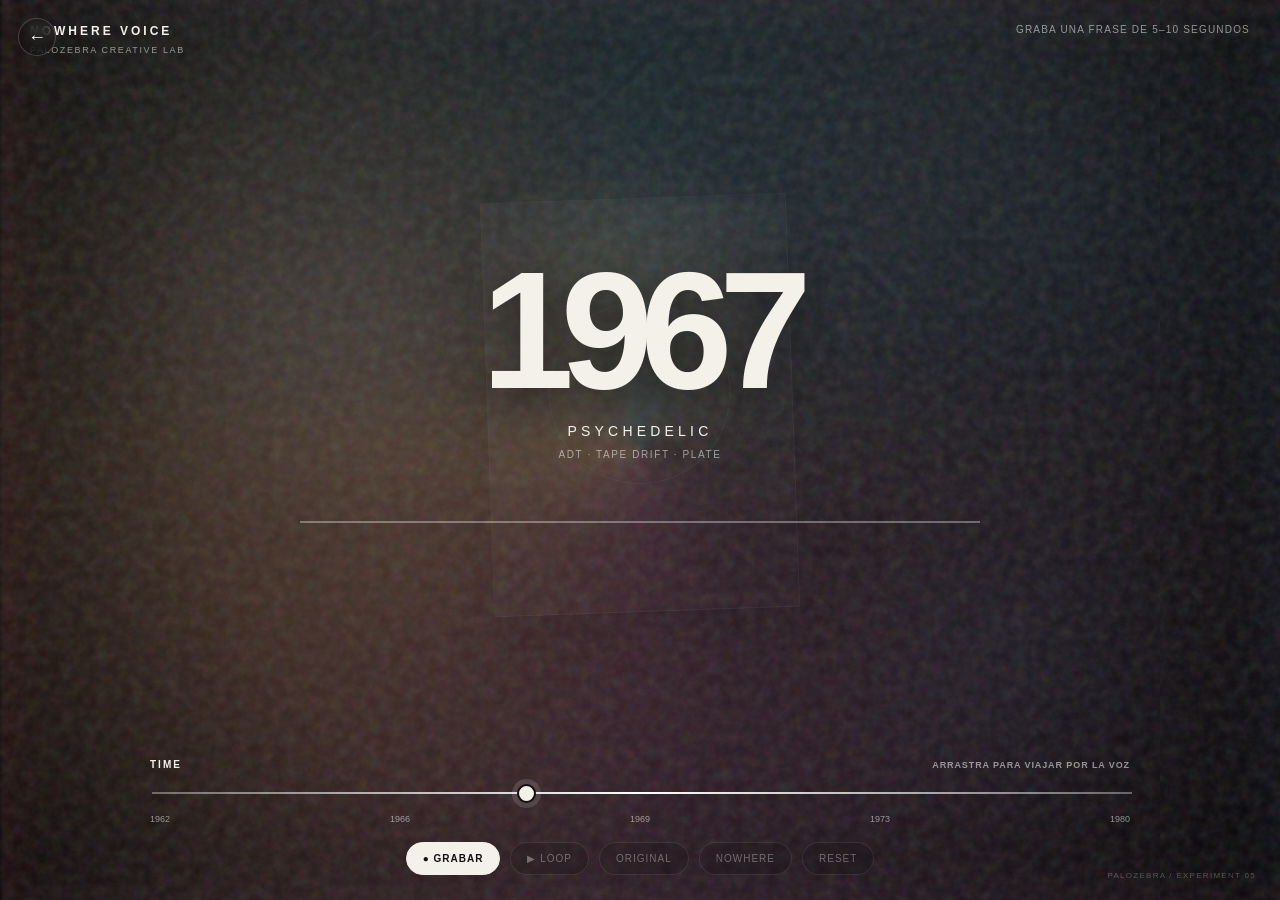
<file: experiments/nowhere-voice/v03.html>
<!doctype html><html lang="es"><head><meta charset="utf-8"><meta name="viewport" content="width=device-width,initial-scale=1"><title>Nowhere Voice v0.3</title><style>html,body{margin:0;width:100%;height:100%;overflow:hidden;background:#080808}iframe{border:0;width:100%;height:100%;display:block;background:#080808}</style></head><body><iframe id="app" src="./v02.html" allow="microphone; autoplay"></iframe><script>const f=document.getElementById('app');f.addEventListener('load',()=>{try{const d=f.contentDocument;if(!d)return;const stage=d.querySelector('.stage')||d.body;const veil=d.createElement('div');veil.className='v03-veil';const blob1=d.createElement('div');blob1.className='v03-blob v03-a';const blob2=d.createElement('div');blob2.className='v03-blob v03-b';const band=d.createElement('div');band.className='v03-band';const rings=d.createElement('div');rings.className='v03-rings';stage.prepend(veil,blob1,blob2,band,rings);const s=d.createElement('style');s.textContent=`.v03-veil,.v03-blob,.v03-band,.v03-rings{position:absolute;pointer-events:none}.v03-veil{inset:0;z-index:1;mix-blend-mode:screen;opacity:.22;background:radial-gradient(ellipse at 18% 75%,rgba(255,146,91,.18),transparent 34%),radial-gradient(ellipse at 83% 24%,rgba(86,165,255,.16),transparent 36%);transition:opacity .18s linear,filter .18s linear,transform .18s linear}.v03-blob{z-index:1;mix-blend-mode:screen;filter:blur(34px);opacity:.32;transition:all .18s linear}.v03-a{width:72vw;height:70vh;left:-16vw;top:4vh;border-radius:46% 54% 61% 39%/43% 37% 63% 57%;background:radial-gradient(circle at 55% 45%,rgba(255,255,255,.24),rgba(255,194,130,.09) 35%,transparent 68%);animation:v03a 11s ease-in-out infinite alternate}.v03-b{width:64vw;height:64vh;right:-15vw;bottom:-7vh;border-radius:58% 42% 35% 65%/39% 60% 40% 61%;background:radial-gradient(circle at 45% 48%,rgba(111,183,255,.20),rgba(255,83,137,.08) 38%,transparent 70%);animation:v03b 14s ease-in-out infinite alternate}.v03-band{z-index:2;left:-10%;right:-10%;top:45%;height:12vh;opacity:.05;background:linear-gradient(90deg,transparent,rgba(255,255,255,.32),transparent);filter:blur(14px);transform:rotate(-3deg);transition:all .18s linear}.v03-rings{z-index:1;inset:-12%;opacity:0;background:repeating-radial-gradient(circle at 55% 48%,transparent 0 7vw,rgba(255,255,255,.035) 7.2vw 7.45vw,transparent 7.7vw 10vw);mix-blend-mode:screen;transition:opacity .18s linear,transform .18s linear;animation:v03r 18s linear infinite}@keyframes v03a{to{transform:translate(7vw,3vh) rotate(8deg) scale(1.08)}}@keyframes v03b{to{transform:translate(-6vw,-3vh) rotate(-9deg) scale(1.1)}}@keyframes v03r{to{transform:rotate(360deg)}}@media(max-width:700px){.v03-a{width:105vw;height:70vh;left:-32vw}.v03-b{width:96vw;height:64vh;right:-30vw}.v03-band{height:9vh}}`;d.head.appendChild(s);const name=d.getElementById('name');if(name){const rename=()=>{if(name.textContent==='EARLY BEATLES')name.textContent='EARLY MONO';else if(name.textContent==='DOUBLE FANTASY')name.textContent='DUAL FANTASTIC'};rename();new MutationObserver(rename).observe(name,{childList:true,subtree:true,characterData:true})}const time=d.getElementById('time');function paint(){const x=Number(time?.value||.38),psy=Math.exp(-.5*Math.pow((x-.32)/.13,2)),rot=Math.exp(-.5*Math.pow((x-.57)/.12,2)),solo=Math.exp(-.5*Math.pow((x-.80)/.11,2)),modern=Math.exp(-.5*Math.pow((x-.97)/.09,2));veil.style.opacity=(.10+psy*.28+rot*.15+solo*.08).toFixed(2);veil.style.filter=`blur(${(psy*6+rot*3).toFixed(1)}px) saturate(${(1+psy*.8).toFixed(2)})`;blob1.style.opacity=(.18+psy*.28+rot*.12).toFixed(2);blob2.style.opacity=(.12+psy*.22+modern*.18).toFixed(2);blob1.style.filter=`blur(${(x<.2?24:34)}px) ${x<.2?'grayscale(1)':''} ${solo>.4?'sepia(.5)':''}`;blob2.style.filter=`blur(${(modern>.4?20:34)}px) ${x<.2?'grayscale(1)':''}`;band.style.opacity=(.025+rot*.13+solo*.07).toFixed(2);band.style.transform=`translateY(${((x-.5)*24).toFixed(1)}px) rotate(${(-3+rot*7-solo*3).toFixed(1)}deg)`;rings.style.opacity=(rot*.22+psy*.12).toFixed(2)}paint();time?.addEventListener('input',paint)}catch(e){console.error('Nowhere v0.3 patch',e)}});</script></body></html>
</file>
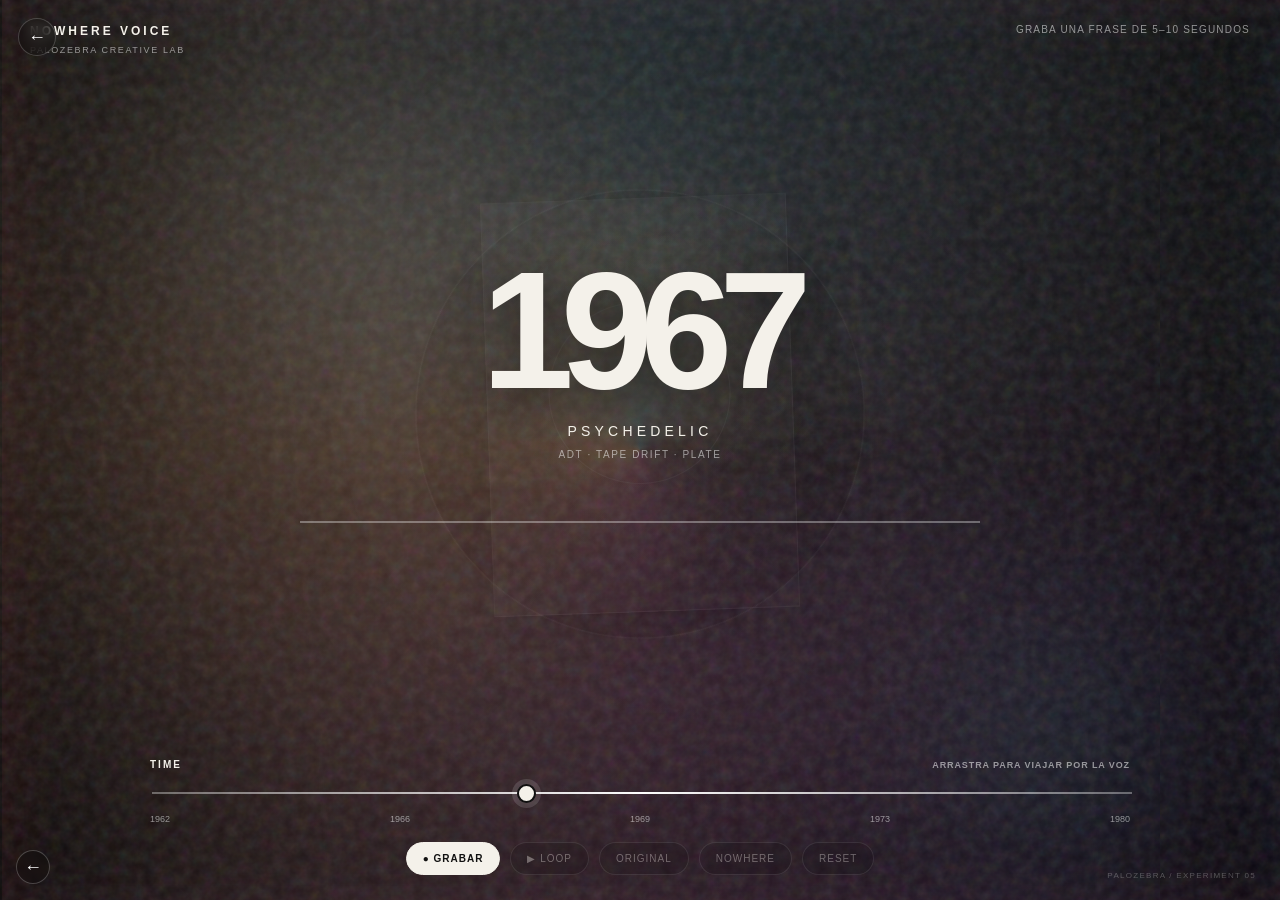
<file: experiments/nowhere-voice/v04.html>
<!doctype html><html lang="es"><head><meta charset="utf-8"><meta name="viewport" content="width=device-width,initial-scale=1"><title>Nowhere Voice — Palozebra Creative Lab</title><style>html,body{margin:0;width:100%;height:100%;overflow:hidden;background:#080808}iframe{border:0;width:100%;height:100%;display:block;background:#080808}</style></head><body><iframe id="app" src="./v02.html?visual=final" allow="microphone; autoplay"></iframe><script>const f=document.getElementById('app');f.addEventListener('load',()=>{try{const d=f.contentDocument;if(!d)return;const stage=d.querySelector('.stage');if(!stage)return;const style=d.createElement('style');style.textContent=`.v4-atmos{position:absolute;inset:0;z-index:5;pointer-events:none;overflow:hidden;mix-blend-mode:screen}.v4-orb,.v4-ring,.v4-beam,.v4-slices{position:absolute;will-change:transform,opacity;transition:opacity .14s linear,transform .14s linear,filter .14s linear}.v4-orb{border-radius:50%;filter:blur(52px)}.v4-a{width:74vw;height:74vw;left:-20vw;top:-18vw;background:radial-gradient(circle,rgba(255,239,206,.38),rgba(255,143,77,.12) 34%,transparent 68%)}.v4-b{width:68vw;height:68vw;right:-22vw;bottom:-20vw;background:radial-gradient(circle,rgba(90,184,255,.34),rgba(168,67,255,.11) 34%,transparent 70%)}.v4-ring{left:50%;top:46%;width:48vmin;height:48vmin;border:1px solid rgba(255,255,255,.18);border-radius:50%;box-shadow:0 0 0 8vmin rgba(255,255,255,.032),0 0 0 17vmin rgba(255,255,255,.022)}.v4-beam{left:-15%;width:130%;height:12vh;top:39%;background:linear-gradient(90deg,transparent,rgba(255,255,255,.035) 30%,rgba(255,238,200,.20) 50%,rgba(255,255,255,.035) 70%,transparent);filter:blur(16px)}.v4-slices{inset:0;background:repeating-linear-gradient(90deg,transparent 0 9vw,rgba(255,255,255,.038) 9.15vw 9.35vw,transparent 9.5vw 15vw)}.v4-back{position:absolute;left:16px;bottom:16px;z-index:30;width:34px;height:34px;border:1px solid rgba(255,255,255,.22);border-radius:50%;display:grid;place-items:center;color:#fff;text-decoration:none;background:rgba(0,0,0,.18);backdrop-filter:blur(8px);font:18px/1 Arial,sans-serif}.v4-back:hover{background:rgba(255,255,255,.08);border-color:rgba(255,255,255,.42)}@media(max-width:700px){.v4-a{width:118vw;height:118vw;left:-48vw;top:-28vw}.v4-b{width:112vw;height:112vw;right:-48vw;bottom:-30vw}.v4-ring{width:62vmin;height:62vmin}.v4-back{left:12px;bottom:12px}}`;d.head.appendChild(style);const atmos=d.createElement('div');atmos.className='v4-atmos';atmos.innerHTML='<div class="v4-orb v4-a"></div><div class="v4-orb v4-b"></div><div class="v4-ring"></div><div class="v4-beam"></div><div class="v4-slices"></div>';stage.insertBefore(atmos,stage.querySelector('.vignette'));const back=d.createElement('a');back.className='v4-back';back.href='../../';back.setAttribute('aria-label','Volver al Creative Lab');back.textContent='←';stage.appendChild(back);const name=d.getElementById('eraName')||d.getElementById('name');const rename=()=>{if(!name)return;if(name.textContent==='EARLY BEATLES')name.textContent='EARLY MONO';if(name.textContent==='DOUBLE FANTASY')name.textContent='DUAL FANTASTIC'};rename();if(name)new MutationObserver(rename).observe(name,{childList:true,subtree:true,characterData:true});const slider=d.getElementById('time'),a=d.querySelector('.v4-a'),b=d.querySelector('.v4-b'),ring=d.querySelector('.v4-ring'),beam=d.querySelector('.v4-beam'),slices=d.querySelector('.v4-slices');const bell=(x,c,w)=>Math.exp(-.5*((x-c)/w)**2);function paint(){const x=+slider.value,early=bell(x,.06,.16),psy=bell(x,.31,.13),rot=bell(x,.57,.12),solo=bell(x,.79,.11),modern=bell(x,.97,.08);a.style.opacity=(.04+early*.13+psy*.30+rot*.10+solo*.05).toFixed(2);b.style.opacity=(.03+psy*.25+rot*.14+modern*.22).toFixed(2);a.style.transform=`translate(${(-6+psy*18+rot*6).toFixed(1)}vw,${(-3+rot*8).toFixed(1)}vh) scale(${(.92+psy*.22).toFixed(2)})`;b.style.transform=`translate(${(5-psy*13-modern*4).toFixed(1)}vw,${(4-rot*7).toFixed(1)}vh) scale(${(.90+rot*.22+modern*.08).toFixed(2)})`;ring.style.opacity=(.015+psy*.20+rot*.34+modern*.05).toFixed(2);ring.style.transform=`translate(-50%,-50%) rotate(${(x*120).toFixed(0)}deg) scale(${(.76+rot*.48+psy*.16).toFixed(2)})`;beam.style.opacity=(.01+rot*.28+solo*.16).toFixed(2);beam.style.transform=`translateY(${((x-.5)*16).toFixed(1)}vh) rotate(${(-7+rot*12-solo*4).toFixed(1)}deg)`;slices.style.opacity=(.012+early*.08+psy*.14+modern*.12).toFixed(2);slices.style.transform=`translateX(${((x-.5)*10).toFixed(1)}vw) skewX(${(-4+psy*10-modern*3).toFixed(1)}deg)`}slider.addEventListener('input',paint);paint()}catch(e){console.error('Nowhere Voice visual layer',e)}});</script></body></html>
</file>
<file: experiments/acid-machine/styles.css>
:root {
  --paper: #f7f6f1;
  --ink: #101010;
  --muted: #77756e;
  --line: #d9d6cb;
  --acid: #d7ff2f;
  --hot: #ff5f3d;
  --blue: #5ca9ff;
  --white: #fff;
}

* { box-sizing: border-box; }
[hidden] { display: none !important; }
html { color-scheme: light; }
body {
  margin: 0;
  background: var(--paper);
  color: var(--ink);
  font-family: Arial, Helvetica, sans-serif;
  min-height: 100vh;
}
button, input { font: inherit; }
a { font: inherit; }
button { color: inherit; }
.app-shell { width: min(1180px, calc(100% - 28px)); margin: 0 auto; padding: 18px 0 42px; }
.topbar {
  display: grid;
  grid-template-columns: 1fr auto auto;
  align-items: center;
  gap: 14px;
  border-bottom: 2px solid var(--ink);
  padding: 8px 0 14px;
  position: sticky;
  top: 0;
  background: color-mix(in srgb, var(--paper) 94%, transparent);
  backdrop-filter: blur(9px);
  z-index: 20;
}
.brand { color: var(--ink); text-decoration: none; font-weight: 900; letter-spacing: -.03em; font-size: 19px; }
.brand span { font-weight: 400; font-size: 11px; letter-spacing: .13em; margin-left: 7px; }
.transport-compact { display: flex; gap: 7px; }
.transport, .action, .wave {
  border: 1.5px solid var(--ink);
  background: transparent;
  cursor: pointer;
  min-height: 38px;
  padding: 0 14px;
  font-weight: 800;
  letter-spacing: .04em;
  font-size: 12px;
}
.transport.primary, .transport.primary[aria-pressed="true"] { background: var(--ink); color: var(--paper); }
.tempo-block { display: flex; align-items: center; gap: 7px; font-weight: 800; font-size: 11px; }
.tempo-block input { width: 60px; border: 1.5px solid var(--ink); background: var(--white); padding: 9px 8px; font-weight: 800; }
.hero { display: grid; grid-template-columns: 1.25fr .75fr; align-items: end; gap: 24px; padding: 52px 0 42px; }
.eyebrow { margin: 0 0 12px; font-size: 11px; letter-spacing: .17em; font-weight: 800; }
h1 { margin: 0; font-size: clamp(64px, 11vw, 150px); line-height: .77; letter-spacing: -.075em; font-weight: 900; }
.hero-copy { font-size: clamp(18px, 2.1vw, 28px); line-height: 1.05; letter-spacing: -.035em; max-width: 430px; margin: 0 0 6px; }
.panel { border-top: 2px solid var(--ink); padding: 18px 0 28px; }
.panel-head { display: flex; align-items: flex-start; justify-content: space-between; gap: 18px; margin-bottom: 22px; }
.panel-head > div:first-child { display: flex; align-items: baseline; gap: 10px; }
.index { font-size: 10px; font-weight: 800; color: var(--muted); }
h2 { margin: 0; font-size: 26px; letter-spacing: -.045em; }
.wave-toggle { display: flex; }
.wave { min-height: 34px; padding: 0 11px; }
.wave + .wave { border-left: 0; }
.wave.active { background: var(--acid); }
.knob-grid, .fx-grid { display: grid; grid-template-columns: repeat(5, 1fr); gap: 10px; margin-bottom: 26px; }
.fx-grid { grid-template-columns: repeat(4, 1fr); }
.control { border: 1.5px solid var(--ink); background: var(--white); padding: 12px; display: grid; gap: 9px; }
.control > span { font-size: 10px; font-weight: 900; letter-spacing: .08em; }
.control output { font-size: 11px; color: var(--muted); min-height: 1em; }
input[type="range"] { width: 100%; accent-color: var(--ink); }
.step-header { display: grid; grid-template-columns: repeat(16, 1fr); gap: 5px; margin: 0 0 5px 108px; }
.step-num { text-align: center; font-size: 9px; color: var(--muted); font-weight: 800; }
.acid-sequencer { display: grid; grid-template-columns: 98px 1fr; gap: 10px; }
.acid-labels { display: grid; gap: 5px; }
.acid-labels span { min-height: 34px; display: flex; align-items: center; font-size: 10px; font-weight: 900; letter-spacing: .08em; }
.acid-grid { display: grid; grid-template-columns: repeat(16, minmax(34px, 1fr)); gap: 5px; }
.acid-step { display: grid; gap: 5px; min-width: 0; }
.note-select, .toggle-cell {
  width: 100%; min-height: 34px; border: 1.5px solid var(--ink); background: var(--white); font-weight: 800; font-size: 11px; text-align: center;
}
.note-select { appearance: none; padding: 0 4px; cursor: pointer; }
.toggle-cell { cursor: pointer; }
.toggle-cell.active.note { background: var(--acid); }
.toggle-cell.active.accent { background: var(--hot); }
.toggle-cell.active.slide { background: var(--blue); }
.acid-step.playing .note-select, .acid-step.playing .toggle-cell { outline: 3px solid var(--ink); outline-offset: -3px; }
.legend { display: flex; gap: 16px; margin: 12px 0 0 108px; font-size: 10px; color: var(--muted); }
.legend span { display: inline-flex; gap: 5px; align-items: center; }
.dot { width: 9px; height: 9px; border: 1px solid var(--ink); display: inline-block; }
.dot.on { background: var(--acid); } .dot.accent { background: var(--hot); } .dot.slide { background: var(--blue); }
.microcopy { margin: 0; color: var(--muted); font-size: 11px; }
.drum-sequencer { display: grid; gap: 8px; }
.drum-row { display: grid; grid-template-columns: 98px 1fr; gap: 10px; align-items: center; }
.drum-name { font-size: 11px; font-weight: 900; letter-spacing: .08em; display: flex; align-items: center; justify-content: space-between; gap: 7px; }
.drum-volume { width: 44px !important; }
.drum-grid { display: grid; grid-template-columns: repeat(16, minmax(34px, 1fr)); gap: 5px; }
.drum-cell { min-height: 36px; border: 1.5px solid var(--ink); background: var(--white); cursor: pointer; }
.drum-cell.active { background: var(--ink); }
.drum-cell.playing { box-shadow: inset 0 0 0 3px var(--acid); }
.auto-filter {
  display: grid;
  grid-template-columns: minmax(160px, .75fr) 1fr 1fr;
  gap: 10px;
  align-items: stretch;
  margin: -10px 0 24px;
}
.auto-filter-title {
  border: 1.5px solid var(--ink);
  background: var(--ink);
  color: var(--paper);
  padding: 12px;
  display: flex;
  align-items: center;
  justify-content: space-between;
  gap: 10px;
  font-size: 10px;
  font-weight: 900;
  letter-spacing: .08em;
}
.control.compact { padding: 10px 12px; gap: 7px; }
.mini-toggle {
  border: 1px solid currentColor;
  background: transparent;
  color: inherit;
  padding: 6px 9px;
  min-width: 48px;
  cursor: pointer;
  font-size: 9px;
  font-weight: 900;
  letter-spacing: .08em;
}
.mini-toggle[aria-pressed="true"] { background: var(--acid); color: var(--ink); border-color: var(--acid); }
.actions { display: flex; gap: 8px; justify-content: flex-end; margin-top: 18px; flex-wrap: wrap; }
.action { display: inline-flex; align-items: center; justify-content: center; text-decoration: none; }
.action.random { background: var(--acid); }
.action.record { background: var(--hot); }
.action.record.recording { background: var(--ink); color: var(--paper); animation: recPulse .8s steps(1) infinite; }
.take-action { background: var(--white); }
@keyframes recPulse { 50% { opacity: .55; } }
footer { border-top: 2px solid var(--ink); padding: 16px 0 0; display: flex; justify-content: space-between; gap: 18px; font-size: 10px; font-weight: 800; letter-spacing: .08em; }
.status { color: var(--muted); text-align: right; }
button:focus-visible, input:focus-visible, select:focus-visible { outline: 3px solid var(--blue); outline-offset: 2px; }
button:hover { transform: translateY(-1px); }

@media (max-width: 800px) {
  .app-shell { width: min(100% - 18px, 1180px); }
  .topbar { grid-template-columns: 1fr auto; }
  .tempo-block { grid-column: 1 / -1; justify-self: end; margin-top: -4px; }
  .hero { grid-template-columns: 1fr; padding: 38px 0 32px; }
  .hero-copy { max-width: 620px; }
  .knob-grid { grid-template-columns: repeat(2, 1fr); }
  .fx-grid { grid-template-columns: repeat(2, 1fr); }
  .auto-filter { grid-template-columns: 1fr 1fr; }
  .auto-filter-title { grid-column: 1 / -1; }
  .acid-sequencer, .drum-row { grid-template-columns: 74px 1fr; gap: 6px; }
  .step-header, .legend { margin-left: 80px; }
  .acid-grid, .drum-grid, .step-header { gap: 3px; overflow-x: auto; grid-template-columns: repeat(16, 42px); padding-bottom: 4px; }
  .acid-labels span { min-height: 34px; }
  .drum-name { font-size: 9px; flex-direction: column; align-items: flex-start; }
  .drum-volume { width: 60px !important; }
}

@media (max-width: 520px) {
  .brand span { display: none; }
  .transport { min-height: 34px; padding: 0 10px; }
  h1 { font-size: clamp(58px, 23vw, 94px); }
  .knob-grid, .fx-grid { grid-template-columns: 1fr 1fr; }
  .auto-filter { grid-template-columns: 1fr 1fr; }
  .control:last-child { grid-column: 1 / -1; }
  footer { flex-direction: column; }
  .status { text-align: left; }
}

/* Pattern Controlled Filter */
.pcf-panel { position: relative; }
.pcf-power {
  min-width: 68px;
  min-height: 36px;
  color: var(--ink);
  border: 1.5px solid var(--ink);
}
.pcf-power[aria-pressed="true"] { background: var(--hot); color: var(--ink); border-color: var(--ink); }
.pcf-topline {
  display: grid;
  grid-template-columns: 1.25fr .7fr 1.25fr;
  gap: 10px;
  margin-bottom: 10px;
}
.pcf-selector, .pcf-choice {
  min-height: 58px;
  border: 1.5px solid var(--ink);
  background: var(--white);
  display: flex;
  align-items: stretch;
}
.pcf-nav {
  width: 54px;
  border: 0;
  background: var(--ink);
  color: var(--paper);
  cursor: pointer;
  font-weight: 900;
  font-size: 19px;
}
.pcf-pattern-name {
  flex: 1;
  display: grid;
  align-content: center;
  gap: 4px;
  padding: 8px 12px;
  min-width: 0;
}
.pcf-pattern-name span, .pcf-choice > span {
  font-size: 9px;
  font-weight: 900;
  letter-spacing: .1em;
  color: var(--muted);
}
.pcf-pattern-name strong { font-size: 13px; letter-spacing: .025em; white-space: nowrap; overflow: hidden; text-overflow: ellipsis; }
.pcf-choice > span { align-self: center; padding: 0 10px; }
.pcf-mode, .pcf-route {
  flex: 1;
  border: 0;
  border-left: 1.5px solid var(--ink);
  background: transparent;
  cursor: pointer;
  font-size: 10px;
  font-weight: 900;
  letter-spacing: .06em;
  padding: 0 9px;
}
.pcf-mode.active, .pcf-route.active { background: var(--acid); }
.pcf-pattern-strip {
  height: 76px;
  display: grid;
  grid-template-columns: repeat(16, 1fr);
  gap: 5px;
  align-items: end;
  border: 1.5px solid var(--ink);
  background: var(--ink);
  padding: 8px;
  margin-bottom: 10px;
}
.pcf-pattern-strip i {
  display: block;
  height: calc(var(--level) * 100%);
  min-height: 3px;
  background: var(--acid);
  transition: height .08s linear, background .05s linear;
}
.pcf-pattern-strip i.playing { background: var(--hot); }
.pcf-controls {
  display: grid;
  grid-template-columns: repeat(4, 1fr);
  gap: 10px;
}
.pcf-copy { margin: 10px 0 0; text-align: right; }

@media (max-width: 800px) {
  .pcf-topline { grid-template-columns: 1fr 1fr; }
  .pcf-selector { grid-column: 1 / -1; }
  .pcf-controls { grid-template-columns: repeat(2, 1fr); }
  .pcf-pattern-strip { gap: 3px; }
}

@media (max-width: 520px) {
  .pcf-topline { grid-template-columns: 1fr; }
  .pcf-selector { grid-column: auto; }
  .pcf-choice { min-height: 50px; }
  .route-choice { overflow-x: auto; }
  .pcf-controls { grid-template-columns: 1fr 1fr; }
  .pcf-pattern-strip { height: 62px; padding: 6px; }
}
</file>
<file: experiments/pz90/styles.css>
:root {
  --device: #d6d2c6;
  --device-dark: #b6b0a3;
  --ink: #222428;
  --screen-frame: #585b61;
  --lcd: #9cab72;
  --lcd-dark: #243520;
  --accent: #6e1e50;
  --shadow: rgba(0,0,0,.25);
}
* { box-sizing: border-box; }
html, body { min-height: 100%; }
body { margin: 0; background: #efede7; color: var(--ink); font-family: "Courier New", Courier, monospace; }
button, input { font: inherit; }
.stage { min-height: 100vh; display: grid; place-items: center; padding: 24px; }
.device { position: relative; width: min(94vw, 440px); min-height: 720px; padding: 28px 28px 24px; border-radius: 26px 26px 64px 26px; background: var(--device); border: 1px solid #c5c0b5; box-shadow: 0 28px 60px var(--shadow), inset 0 2px 0 rgba(255,255,255,.75), inset 0 -3px 0 rgba(0,0,0,.08); }
.lab-back { position: absolute; top: 24px; right: 28px; z-index: 4; padding: 5px 8px 4px; border: 1px solid rgba(34,36,40,.32); border-radius: 3px; color: rgba(34,36,40,.7); background: rgba(255,255,255,.16); font: 700 9px/1 Arial, sans-serif; letter-spacing: .1em; text-decoration: none; box-shadow: 0 2px 0 rgba(0,0,0,.08); }
.lab-back:hover, .lab-back:focus-visible { color: #fff; background: var(--accent); border-color: var(--accent); outline: none; }
.lab-back:active { transform: translateY(2px); box-shadow: none; }
.brand-row { margin: 2px 8px 12px; }
.brand { font: 700 20px/1 Arial, sans-serif; letter-spacing: .12em; font-style: italic; }
.subbrand { margin-top: 5px; font: 700 8px/1.2 Arial, sans-serif; letter-spacing: .13em; opacity: .62; }
.screen-shell { background: var(--screen-frame); padding: 18px 18px 22px; border-radius: 14px 14px 34px 14px; box-shadow: inset 0 3px 8px rgba(0,0,0,.35); }
.screen-meta { display: flex; justify-content: space-between; color: #d3d4d6; font-size: 9px; letter-spacing: .08em; margin-bottom: 8px; }
.screen { height: 300px; overflow-y: auto; padding: 14px; border: 4px solid #2f3333; border-radius: 3px; background: repeating-linear-gradient(to bottom,rgba(255,255,255,.025) 0,rgba(255,255,255,.025) 2px,rgba(0,0,0,.015) 3px,rgba(0,0,0,.015) 4px), var(--lcd); color: var(--lcd-dark); font-size: 13px; line-height: 1.38; text-transform: uppercase; text-shadow: 0 0 1px rgba(36,53,32,.25); box-shadow: inset 0 0 18px rgba(45,60,32,.35); scrollbar-width: thin; }
.boot .spacer { height: 18px; }
.cursor-line { animation: blink 1s steps(1) infinite; }
@keyframes blink { 50% { opacity: 0; } }
.conversation { display: grid; gap: 13px; }
.turn { display: grid; gap: 5px; }
.user-line { opacity: .78; }
.bot-line { font-weight: 700; white-space: pre-wrap; }
.system-line { opacity: .7; }
.input-row { display: flex; gap: 8px; align-items: center; margin-top: 10px; padding: 7px 10px; background: #2f3333; color: var(--lcd); border-radius: 2px; }
.prompt { font-weight: 700; }
.input-row input { width: 100%; border: 0; outline: 0; color: var(--lcd); background: transparent; text-transform: none; caret-color: var(--lcd); font-size: 13px; }
.input-row input::placeholder { color: rgba(156,171,114,.58); }
.controls { display: grid; grid-template-columns: 1fr 1fr; align-items: center; gap: 32px; margin: 48px 8px 24px; }
.dpad { width: 118px; height: 118px; position: relative; filter: drop-shadow(0 5px 2px rgba(0,0,0,.2)); }
.dpad span { position: absolute; background: #303135; }
.d-up, .d-down { width: 40px; height: 118px; left: 39px; border-radius: 6px; }
.d-left, .d-right { width: 118px; height: 40px; top: 39px; border-radius: 6px; }
.d-center { width: 40px; height: 40px; left: 39px; top: 39px; box-shadow: inset 0 0 0 2px #27282b; }
.right-controls { position: relative; height: 132px; transform: rotate(-19deg); }
.round-button { position: absolute; width: 62px; height: 62px; border-radius: 50%; border: 0; color: #d7c8d2; background: var(--accent); font: 700 20px/1 Arial, sans-serif; box-shadow: 0 6px 0 #50153a, 0 9px 12px rgba(0,0,0,.2); cursor: pointer; }
.round-button:active { transform: translateY(4px); box-shadow: 0 2px 0 #50153a; }
.b-button { left: 8px; top: 50px; }
.a-button { right: 8px; top: 10px; }
.button-labels { position: absolute; left: 4px; right: 0; bottom: -7px; display: flex; justify-content: space-between; font: 700 8px/1 Arial, sans-serif; letter-spacing: .1em; }
.system-buttons { display: flex; justify-content: center; gap: 18px; transform: rotate(-19deg); }
.pill { width: 74px; height: 18px; border-radius: 100px; border: 0; background: #77736f; color: transparent; box-shadow: inset 0 2px 2px rgba(255,255,255,.25), 0 3px 2px rgba(0,0,0,.18); cursor: pointer; }
.pill:active { transform: translateY(2px); }
.system-labels { display: flex; justify-content: center; gap: 56px; margin: 9px 0 0; font: 700 8px/1 Arial, sans-serif; letter-spacing: .12em; opacity: .65; }
.speaker { position: absolute; right: 34px; bottom: 26px; display: flex; gap: 8px; transform: rotate(-31deg); }
.speaker span { display: block; width: 5px; height: 44px; border-radius: 6px; background: #aaa59b; box-shadow: inset 1px 0 1px rgba(0,0,0,.2); }
.lab-mark { position: absolute; left: 34px; bottom: 30px; font: 700 8px/1 Arial, sans-serif; letter-spacing: .12em; opacity: .5; }
@media (max-width: 480px) { .stage { padding: 0; align-items: start; } .device { width: 100%; min-height: 100vh; border-radius: 0 0 44px 0; padding: 22px 18px; } .lab-back { top: 18px; right: 18px; } .screen { height: min(38vh, 300px); } .controls { margin-top: 38px; gap: 18px; } .speaker { right: 22px; bottom: 22px; } .lab-mark { left: 22px; bottom: 25px; } }
.thinking-line { opacity: .62; font-weight: 400; animation: compute-blink .52s steps(1) infinite; }
.screen.busy { filter: saturate(.92) contrast(1.03); }
@keyframes compute-blink { 50% { opacity: .35; } }
.round-button:disabled { cursor: default; opacity: .72; }
</file>
